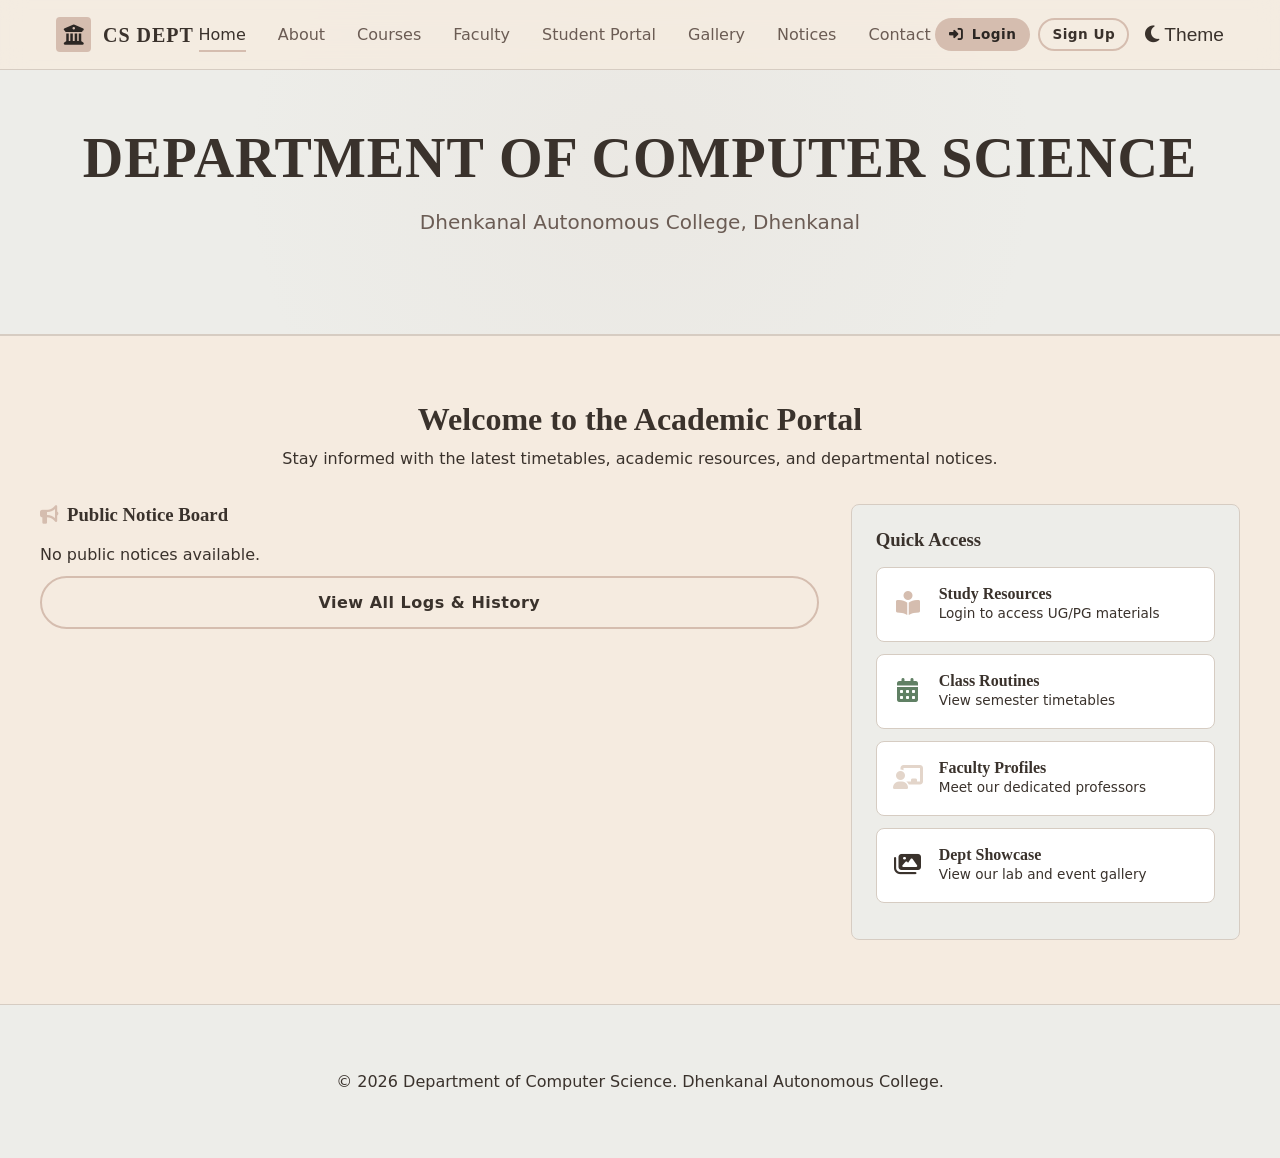
<file: index.html>
<!DOCTYPE html>
<html lang="en">
<head>
  <meta charset="UTF-8">
  <meta name="viewport" content="width=device-width, initial-scale=1.0, maximum-scale=1.0, user-scalable=no">
  <title>CS Dept - Dhenkanal Autonomous College</title>
  
  <link rel="stylesheet" href="https://cdnjs.cloudflare.com/ajax/libs/font-awesome/6.4.0/css/all.min.css">
  <link rel="stylesheet" href="css/styles.css">
  
  <style>
    .hero-academic {
      position: relative;
      background-color: var(--bg-secondary);
      padding: 8rem 1rem 6rem;
      text-align: center;
      border-bottom: 2px solid var(--border-color);
      overflow: hidden;
    }
    .hero-academic::before {
      content: ''; position: absolute; top:0; left:0; width:100%; height:100%;
      background: radial-gradient(circle at center, rgba(213, 189, 175, 0.1) 0%, transparent 60%);
      pointer-events: none;
    }

    .dashboard-layout {
      display: grid;
      grid-template-columns: 2fr 1fr;
      gap: 2rem;
      align-items: start;
    }

    .notice-card {
      background: var(--card-bg);
      border-left: 5px solid var(--secondary);
      padding: 1.5rem;
      border-radius: var(--br-md);
      box-shadow: 0 4px 15px rgba(0,0,0,0.02);
      margin-bottom: 1rem;
      transition: all 0.3s cubic-bezier(0.165, 0.84, 0.44, 1);
    }
    .notice-card:hover { transform: translateX(5px); box-shadow: 0 8px 25px rgba(0,0,0,0.06); }

    .quick-links-card {
      background: var(--bg-secondary);
      padding: 1.5rem;
      border-radius: var(--br-md);
      border: 1px solid var(--border-color);
    }

    .quick-link-item {
      display: flex;
      align-items: center;
      gap: 1rem;
      padding: 1rem;
      background: var(--card-bg);
      margin-bottom: 0.75rem;
      border-radius: var(--br-md);
      transition: all 0.3s cubic-bezier(0.165, 0.84, 0.44, 1);
      border: 1px solid var(--border-color);
    }
    
    .quick-link-item:hover {
      transform: translateX(5px) scale(1.02);
      box-shadow: 0 6px 15px rgba(0,0,0,0.05);
      border-color: var(--secondary);
    }

    @media (max-width: 900px) {
      .dashboard-layout { grid-template-columns: 1fr; }
    }
  </style>
</head>
<body>

  <!-- Navigation -->
  <nav class="navbar">
    <div class="container nav-container">
      <div class="nav-logo">
        <div style="width: 35px; height: 35px; background-color: var(--secondary); border-radius: 4px; display:flex; align-items:center; justify-content:center; color:#2b2623;">
          <i class="fas fa-university"></i>
        </div>
        <span style="letter-spacing: 1px;">CS DEPT</span>
      </div>
      
      <ul class="nav-links" id="navLinks">
        <li><a href="index.html" class="nav-link active">Home</a></li>
        <li><a href="about.html" class="nav-link">About</a></li>
        <li><a href="courses.html" class="nav-link">Courses</a></li>
        <li><a href="faculty.html" class="nav-link">Faculty</a></li>
        <li><a href="students.html" class="nav-link">Student Portal</a></li>
        <li><a href="gallery.html" class="nav-link">Gallery</a></li>
        <li><a href="notices.html" class="nav-link">Notices</a></li>
        <li><a href="contact.html" class="nav-link">Contact</a></li>
        
        <li class="nav-actions mobile-only">
           <div id="authContainerMobile"></div>
           <button class="theme-toggle" id="themeToggleMobile"><i class="fas fa-moon"></i> Theme</button>
        </li>
      </ul>

      <div class="nav-actions desktop-only">
        <div id="authContainerDesktop"></div>
        <button class="theme-toggle" id="themeToggle"><i class="fas fa-moon"></i></button>
      </div>

      <button class="mobile-menu-btn" id="mobileMenuBtn">
        <i class="fas fa-bars"></i>
      </button>
    </div>
  </nav>

  <header class="hero-academic">
    <div class="container animate-on-scroll">
      <h1 class="dept-title">DEPARTMENT OF COMPUTER SCIENCE</h1>
      <p class="college-subtitle">Dhenkanal Autonomous College, Dhenkanal</p>
    </div>
  </header>

  <main class="section container">
    <div class="text-center mb-lg animate-on-scroll">
      <h2 style="font-size:2rem; margin-bottom:0.5rem;">Welcome to the Academic Portal</h2>
      <p class="text-muted">Stay informed with the latest timetables, academic resources, and departmental notices.</p>
    </div>

    <div class="dashboard-layout mt-lg">
      
      <!-- Public Notice Board -->
      <div class="animate-on-scroll stagger-1">
        <h3 class="mb-md" style="display:flex; align-items:center; gap:0.5rem;"><i class="fas fa-bullhorn" style="color:var(--secondary);"></i> Public Notice Board</h3>
        <div id="publicNotices"></div>
        <a href="notices.html" class="btn btn-outline" style="width:100%; margin-top:0.5rem;">View All Logs & History</a>
      </div>

      <!-- Quick Links -->
      <div class="animate-on-scroll stagger-2">
        <div class="quick-links-card">
          <h3 class="mb-md">Quick Access</h3>
          
          <a href="students.html" class="quick-link-item">
            <div style="font-size:1.5rem; color:var(--secondary); width:30px; text-align:center;"><i class="fas fa-book-reader"></i></div>
            <div>
              <h4 style="margin:0;">Study Resources</h4>
              <p class="text-muted" style="font-size:0.85rem;">Login to access UG/PG materials</p>
            </div>
          </a>
          
          <a href="students.html#timetables" class="quick-link-item">
            <div style="font-size:1.5rem; color:var(--success); width:30px; text-align:center;"><i class="fas fa-calendar-alt"></i></div>
            <div>
              <h4 style="margin:0;">Class Routines</h4>
              <p class="text-muted" style="font-size:0.85rem;">View semester timetables</p>
            </div>
          </a>
          
          <a href="faculty.html" class="quick-link-item">
            <div style="font-size:1.5rem; color:var(--accent); width:30px; text-align:center;"><i class="fas fa-chalkboard-teacher"></i></div>
            <div>
              <h4 style="margin:0;">Faculty Profiles</h4>
              <p class="text-muted" style="font-size:0.85rem;">Meet our dedicated professors</p>
            </div>
          </a>

          <a href="gallery.html" class="quick-link-item">
            <div style="font-size:1.5rem; color:var(--text-main); width:30px; text-align:center;"><i class="fas fa-images"></i></div>
            <div>
              <h4 style="margin:0;">Dept Showcase</h4>
              <p class="text-muted" style="font-size:0.85rem;">View our lab and event gallery</p>
            </div>
          </a>
        </div>
      </div>

    </div>
  </main>

  <footer class="text-center section" style="background:var(--bg-secondary); border-top:1px solid var(--border-color);">
    <p class="text-muted">&copy; 2026 Department of Computer Science. Dhenkanal Autonomous College.</p>
  </footer>

  <script src="js/data.js"></script>
  <script src="js/main.js"></script>
  <script>
    document.addEventListener('DOMContentLoaded', () => {
      const allNotices = DB.getNotices() || [];
      const publicNotices = allNotices.filter(n => n.audience === 'All' || n.audience === 'Public');
      const sorted = publicNotices.sort((a,b) => new Date(b.date) - new Date(a.date)).slice(0, 4);
      
      const container = document.getElementById('publicNotices');
      
      if(sorted.length > 0) {
        let html = '';
        sorted.forEach((n, i) => {
          html += `
            <div class="notice-card generate-anim" style="animation: fadeInUp 0.6s ease forwards; animation-delay: ${i * 0.15}s; opacity:0;">
              <span class="badge" style="background:var(--accent); color:var(--text-main); margin-bottom:0.5rem; display:inline-block;">${n.date}</span>
              <h4 style="margin-bottom:0.5rem; color:var(--text-main);">${n.title}</h4>
              <p class="text-muted" style="font-size:0.95rem;">${n.content}</p>
            </div>
          `;
        });
        container.innerHTML = html;
      } else {
        container.innerHTML = '<p class="text-muted">No public notices available.</p>';
      }
    });
  </script>
</body>
</html>
</file>
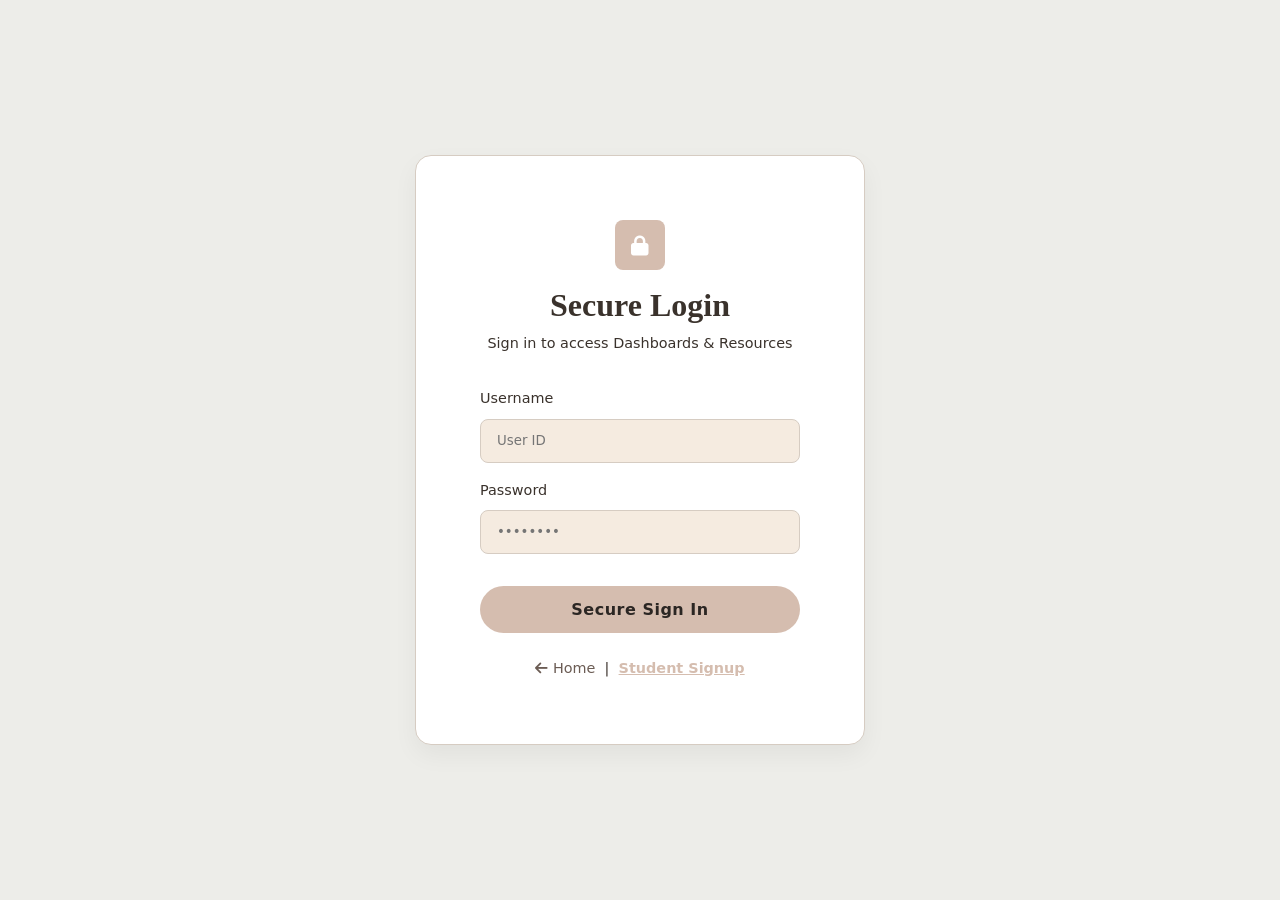
<file: admin.html>
<!DOCTYPE html>
<html lang="en">
<head>
  <meta charset="UTF-8">
  <meta name="viewport" content="width=device-width, initial-scale=1.0">
  <title>Admin Dashboard - CS Dept DAC</title>
  
  <link rel="stylesheet" href="https://cdnjs.cloudflare.com/ajax/libs/font-awesome/6.4.0/css/all.min.css">
  <link rel="stylesheet" href="css/styles.css">
  
  <style>
    .admin-layout {
      display: flex;
      min-height: 100vh;
      background-color: var(--bg-secondary);
    }
    
    .admin-sidebar {
      width: 280px;
      background-color: var(--card-bg);
      border-right: 1px solid var(--border-color);
      display: flex;
      flex-direction: column;
      flex-shrink: 0;
    }
    
    .admin-sidebar-header {
      padding: 1.5rem;
      border-bottom: 1px solid var(--border-color);
      display: flex;
      align-items: center;
      gap: 1rem;
    }
    
    .admin-nav {
      padding: 1rem 0;
      flex: 1;
      overflow-y: auto;
    }
    
    .admin-nav li a {
      display: flex;
      align-items: center;
      padding: 1rem 1.5rem;
      color: var(--text-muted);
      font-weight: 500;
      gap: 1rem;
      border-left: 4px solid transparent;
      transition: all 0.2s;
    }
    
    .admin-nav li a:hover, .admin-nav li a.active {
      background-color: var(--bg-secondary);
      border-left-color: var(--secondary);
      color: var(--text-main);
    }
    
    .admin-main {
      flex: 1;
      padding: 2rem;
      overflow-y: auto;
    }
    
    .admin-topbar {
      display: flex;
      justify-content: space-between;
      align-items: center;
      margin-bottom: 2rem;
      padding-bottom: 1rem;
      border-bottom: 1px solid var(--border-color);
    }
    
    .table-responsive {
      overflow-x: auto;
      background: var(--card-bg);
      border-radius: var(--br-md);
      box-shadow: 0 2px 5px rgba(0,0,0,0.02);
      border: 1px solid var(--border-color);
    }
    
    .actions button {
      background: none; border: none; cursor: pointer;
      font-size: 1.1rem; margin-right: 0.5rem; transition: color 0.2s;
    }
    .actions .edit { color: var(--secondary); }
    .actions .delete { color: var(--danger); }
    .actions .approve { color: var(--success); }
    
    /* Admins only stuff */
    .admin-only-item { display: none; }
    body[data-role="admin"] .admin-only-item { display: flex; /* or table-row depending on element, handled in JS */ }

    @media (max-width: 768px) {
      .admin-layout { flex-direction: column; }
      .admin-sidebar { width: 100%; height: auto; border-right: none; border-bottom: 1px solid var(--border-color); }
      .admin-nav { display: flex; overflow-x: auto; padding: 0.5rem; }
      .admin-nav li a { padding: 0.75rem 1rem; border-left: none; border-bottom: 3px solid transparent; }
      .admin-nav li a.active { border-left-color: transparent; border-bottom-color: var(--secondary); }
    }
  </style>
</head>
<body data-theme="light">

  <div class="admin-layout">
    
    <aside class="admin-sidebar">
      <div class="admin-sidebar-header">
        <div style="width: 40px; height: 40px; background-color: var(--secondary); border-radius: 4px; display:flex; align-items:center; justify-content:center; color:#2b2623;">
          <i class="fas fa-layer-group"></i>
        </div>
        <div>
          <h2 style="font-size:1.1rem; margin:0;">CMS Portal</h2>
          <span id="roleBadge" class="badge badge-teacher" style="font-size:0.7rem;">TEACHER</span>
        </div>
      </div>
      
      <ul class="admin-nav" id="adminSidebarLinks">
        <li><a href="#" class="active" onclick="showSection('noticesSection', this)"><i class="fas fa-bullhorn"></i> Notices</a></li>
        <li><a href="#" onclick="showSection('resourcesSection', this)"><i class="fas fa-book"></i> Study Resources</a></li>
        <li><a href="#" onclick="showSection('timetablesSection', this)"><i class="fas fa-calendar-alt"></i> Timetables</a></li>
        
        <!-- Admin Only Roots -->
        <li class="admin-only-item-nav"><a href="#" onclick="showSection('facultySection', this)"><i class="fas fa-chalkboard-teacher"></i> Faculty Mgmt</a></li>
        <li class="admin-only-item-nav"><a href="#" onclick="showSection('gallerySection', this)"><i class="fas fa-images"></i> Gallery Mgmt</a></li>
        <li class="admin-only-item-nav"><a href="#" onclick="showSection('approvalsSection', this)"><i class="fas fa-user-check"></i> Student Approvals</a></li>
        <li class="head-teacher-nav admin-only-item-nav"><a href="#" onclick="showSection('staffMgmtSection', this)"><i class="fas fa-users-cog"></i> Staff Accounts</a></li>
      </ul>
      
      <div style="padding:1.5rem; border-top: 1px solid var(--border-color);">
        <a href="index.html" class="btn btn-outline" style="width:100%; margin-bottom:0.5rem;">View Site</a>
        <button onclick="logout()" class="btn btn-primary" style="width:100%;">Logout</button>
      </div>
    </aside>

    <main class="admin-main">
      
      <div class="admin-topbar">
        <div>
          <h1 id="pageTitle" style="font-size:1.5rem;">Dashboard Overview</h1>
          <p class="text-muted" id="pageSubtitle">Manage departmental data</p>
        </div>
        <div style="display:flex; align-items:center; gap: 0.5rem; font-weight:600;">
           <span><i class="fas fa-user"></i> <span id="adminName">Loading...</span></span>
           <button class="btn btn-outline" style="padding:0.25rem 0.5rem;" onclick="openChangePasswordModal()" title="Change Password"><i class="fas fa-key"></i></button>
        </div>
      </div>
      
      <!-- ================= NOTICES ================= -->
      <div id="noticesSection" class="admin-section">
        <div style="display:flex; justify-content:space-between; align-items:center; margin-bottom:1rem;">
          <h2 style="font-size:1.25rem;">Live Notice Updates</h2>
          <button class="btn btn-primary" onclick="toggleForm('noticeFormContainer', 'Add Notice')"><i class="fas fa-plus"></i> Add Notice</button>
        </div>
        
        <div id="noticeFormContainer" class="card-earthy hidden mb-lg">
          <h3 id="noticeFormTitle" class="mb-md">Add Notice</h3>
          <form id="noticeForm">
            <input type="hidden" id="n_id">
            <div class="form-control mb-sm"><label>Title</label><input type="text" id="n_title" class="form-control" required></div>
            <div class="form-control mb-sm"><label>Date</label><input type="date" id="n_date" class="form-control" required></div>
            <div class="form-control mb-sm">
              <label>Target Audience</label>
              <select id="n_audience" class="form-control" required>
                <option value="All">All / Public</option>
                <option value="Teachers">Teachers Only</option>
                <option value="UG 1">UG Year 1</option>
                <option value="UG 2">UG Year 2</option>
                <option value="UG 3">UG Year 3</option>
                <option value="PG 1">PG Year 1</option>
                <option value="PG 2">PG Year 2</option>
              </select>
            </div>
            <div class="form-control mb-sm"><label>Content</label><textarea id="n_content" rows="3" class="form-control" required></textarea></div>
            <div class="mt-md">
              <button type="submit" class="btn btn-primary">Save Notice</button>
              <button type="button" class="btn btn-outline" onclick="toggleForm('noticeFormContainer')">Cancel</button>
            </div>
          </form>
        </div>

        <div class="table-responsive">
          <table class="admin-table">
            <thead><tr><th>Date</th><th>Title</th><th>Audience</th><th>Actions</th></tr></thead>
            <tbody id="noticesTableBody"></tbody>
          </table>
        </div>
      </div>

      <!-- ================= RESOURCES ================= -->
      <div id="resourcesSection" class="admin-section hidden">
        <div style="display:flex; justify-content:space-between; align-items:center; margin-bottom:1rem;">
          <h2 style="font-size:1.25rem;">Study Resources</h2>
          <button class="btn btn-primary" onclick="toggleForm('resourceFormContainer', 'Upload Resource')"><i class="fas fa-upload"></i> Upload Resource</button>
        </div>

        <div id="resourceFormContainer" class="card-earthy hidden mb-lg">
          <h3 id="resourceFormTitle" class="mb-md">Upload Resource</h3>
          <form id="resourceForm">
            <input type="hidden" id="r_id">
            <div class="form-control mb-sm"><label>Resource Title</label><input type="text" id="r_title" class="form-control" required></div>
            <div class="form-control mb-sm">
              <label>Type</label>
              <select id="r_type" class="form-control" required>
                <option value="PDF">PDF</option><option value="Doc">Document</option>
                <option value="Video">Video Link</option><option value="Code">Code Repository</option>
              </select>
            </div>
            <div class="form-control mb-sm"><label>Link (URL)</label><input type="url" id="r_link" class="form-control" required></div>
            <div class="form-control mb-sm">
              <label>Target Class</label>
              <select id="r_audience" class="form-control" required>
                <option value="UG 1">UG Year 1</option>
                <option value="UG 2">UG Year 2</option>
                <option value="UG 3">UG Year 3</option>
                <option value="PG 1">PG Year 1</option>
                <option value="PG 2">PG Year 2</option>
              </select>
            </div>
            <div class="mt-md">
              <button type="submit" class="btn btn-primary">Save Resource</button>
              <button type="button" class="btn btn-outline" onclick="toggleForm('resourceFormContainer')">Cancel</button>
            </div>
          </form>
        </div>

        <div class="table-responsive">
          <table class="admin-table">
            <thead><tr><th>Title</th><th>Type</th><th>Target Class</th><th>Uploader</th><th>Actions</th></tr></thead>
            <tbody id="resourcesTableBody"></tbody>
          </table>
        </div>
      </div>

      <!-- ================= TIMETABLES (Admin Only) ================= -->
      <div id="timetablesSection" class="admin-section hidden">
        <div style="display:flex; justify-content:space-between; align-items:center; margin-bottom:1rem;">
          <h2 style="font-size:1.25rem;">Timetables & Routines</h2>
          <button class="btn btn-primary admin-only-item" onclick="toggleForm('timetableFormContainer', 'Add Timetable')"><i class="fas fa-plus"></i> Add Timetable</button>
        </div>
        
        <div id="timetableFormContainer" class="card-earthy hidden mb-lg">
          <form id="timetableForm">
            <input type="hidden" id="t_id">
            <div class="form-control mb-sm"><label>Title</label><input type="text" id="t_title" class="form-control" required></div>
            <div class="form-control mb-sm"><label>Image URL</label><input type="url" id="t_link" class="form-control" required></div>
            <div class="form-control mb-sm">
              <label>Target Audience</label>
              <select id="t_audience" class="form-control" required>
                <option value="UG 1">UG Year 1</option>
                <option value="UG 2">UG Year 2</option>
                <option value="UG 3">UG Year 3</option>
                <option value="PG 1">PG Year 1</option>
                <option value="PG 2">PG Year 2</option>
              </select>
            </div>
            <div class="mt-md">
              <button type="submit" class="btn btn-primary">Save</button>
              <button type="button" class="btn btn-outline" onclick="toggleForm('timetableFormContainer')">Cancel</button>
            </div>
          </form>
        </div>

        <div class="table-responsive">
          <table class="admin-table">
            <thead><tr><th>Title</th><th>Audience</th><th>Link</th><th>Actions</th></tr></thead>
            <tbody id="timetablesTableBody"></tbody>
          </table>
        </div>
      </div>
      
      <!-- ================= STUDENT APPROVALS (Admin Only) ================= -->
      <div id="approvalsSection" class="admin-section hidden">
        <h2 style="font-size:1.25rem; margin-bottom:1rem;">Pending Student Accounts</h2>
        <div class="table-responsive">
          <table class="admin-table">
            <thead><tr><th>Name</th><th>Username</th><th>Course & Year</th><th>Status</th><th>Actions</th></tr></thead>
            <tbody id="approvalsTableBody"></tbody>
          </table>
        </div>
      </div>

      <!-- ================= FACULTY (Admin Only) ================= -->
      <div id="facultySection" class="admin-section hidden">
        <div style="display:flex; justify-content:space-between; align-items:center; margin-bottom:1rem;">
          <h2 style="font-size:1.25rem;">Faculty Directory</h2>
          <button class="btn btn-primary" onclick="toggleForm('facultyFormContainer', 'Add Faculty')"><i class="fas fa-plus"></i> Add Faculty</button>
        </div>
        
        <div id="facultyFormContainer" class="card-earthy hidden mb-lg">
           <form id="facultyForm">
            <input type="hidden" id="f_id">
            <div class="form-control mb-sm"><label>Name</label><input type="text" id="f_name" class="form-control" required></div>
            <div class="form-control mb-sm"><label>Designation</label><input type="text" id="f_desig" class="form-control" required></div>
            <div class="form-control mb-sm"><label>Specialization</label><input type="text" id="f_spec" class="form-control" required></div>
            <div class="form-control mb-sm"><label>Profile Image URL</label><input type="url" id="f_img" class="form-control" required></div>
            <div class="mt-md">
              <button type="submit" class="btn btn-primary">Save</button>
              <button type="button" class="btn btn-outline" onclick="toggleForm('facultyFormContainer')">Cancel</button>
            </div>
          </form>
        </div>

        <div class="table-responsive">
          <table class="admin-table">
            <thead><tr><th>Name</th><th>Designation</th><th>Specialization</th><th>Actions</th></tr></thead>
            <tbody id="facultyTableBody"></tbody>
          </table>
        </div>
      </div>

      <!-- ================= GALLERY (Admin Only) ================= -->
      <div id="gallerySection" class="admin-section hidden">
        <div style="display:flex; justify-content:space-between; align-items:center; margin-bottom:1rem;">
          <h2 style="font-size:1.25rem;">Department Gallery</h2>
          <button class="btn btn-primary" onclick="toggleForm('galleryFormContainer', 'Upload Photo')"><i class="fas fa-upload"></i> Upload Photo</button>
        </div>
        
        <div id="galleryFormContainer" class="card-earthy hidden mb-lg">
           <form id="galleryForm">
            <input type="hidden" id="g_id">
            <div class="form-control mb-sm"><label>Photo Title</label><input type="text" id="g_title" class="form-control" required></div>
            <div class="form-control mb-sm"><label>Photo Image URL</label><input type="url" id="g_url" class="form-control" required></div>
            <div class="mt-md">
              <button type="submit" class="btn btn-primary">Save</button>
              <button type="button" class="btn btn-outline" onclick="toggleForm('galleryFormContainer')">Cancel</button>
            </div>
          </form>
        </div>

        <div class="table-responsive">
          <table class="admin-table">
            <thead><tr><th>Preview</th><th>Title</th><th>Actions</th></tr></thead>
            <tbody id="galleryTableBody"></tbody>
          </table>
        </div>
      </div>

      <!-- ================= STAFF MANAGEMENT (TEACHERS AND ABOVE) ================= -->
      <div id="staffMgmtSection" class="admin-section hidden">
        <div style="display:flex; justify-content:space-between; align-items:center; margin-bottom:1rem;">
          <h2 style="font-size:1.25rem;">Staff Accounts</h2>
          <button class="btn btn-primary" onclick="toggleForm('staffFormContainer', 'Add Staff Account')"><i class="fas fa-user-plus"></i> Add Staff</button>
        </div>

        <div id="staffFormContainer" class="card-earthy hidden mb-lg">
          <h3 id="staffFormTitle" class="mb-md">Add Staff Account</h3>
          <form id="staffForm">
            <input type="hidden" id="staff_og_username">
            <div class="form-control mb-sm"><label>Full Name</label><input type="text" id="staff_name" class="form-control" required></div>
            <div class="form-control mb-sm"><label>Username</label><input type="text" id="staff_username" class="form-control" required></div>
            <div class="form-control mb-sm"><label>Password</label><input type="password" id="staff_password" class="form-control" required></div>
            <div class="form-control mb-sm">
              <label>Role</label>
              <select id="staff_role" class="form-control" required>
                <option value="teacher">Teacher</option>
                <option value="head_teacher">Head Teacher</option>
              </select>
            </div>
            <div class="mt-md">
              <button type="submit" class="btn btn-primary">Save Account</button>
              <button type="button" class="btn btn-outline" onclick="toggleForm('staffFormContainer')">Cancel</button>
            </div>
          </form>
        </div>

        <div class="table-responsive">
          <table class="admin-table">
            <thead><tr><th>Name</th><th>Username</th><th>Role</th><th>Actions</th></tr></thead>
            <tbody id="staffTableBody"></tbody>
          </table>
        </div>
      </div>

    </main>
  </div>

  <script src="js/data.js"></script>
  <script src="js/main.js"></script>
  <script src="js/admin.js"></script>
</body>
</html>
</file>
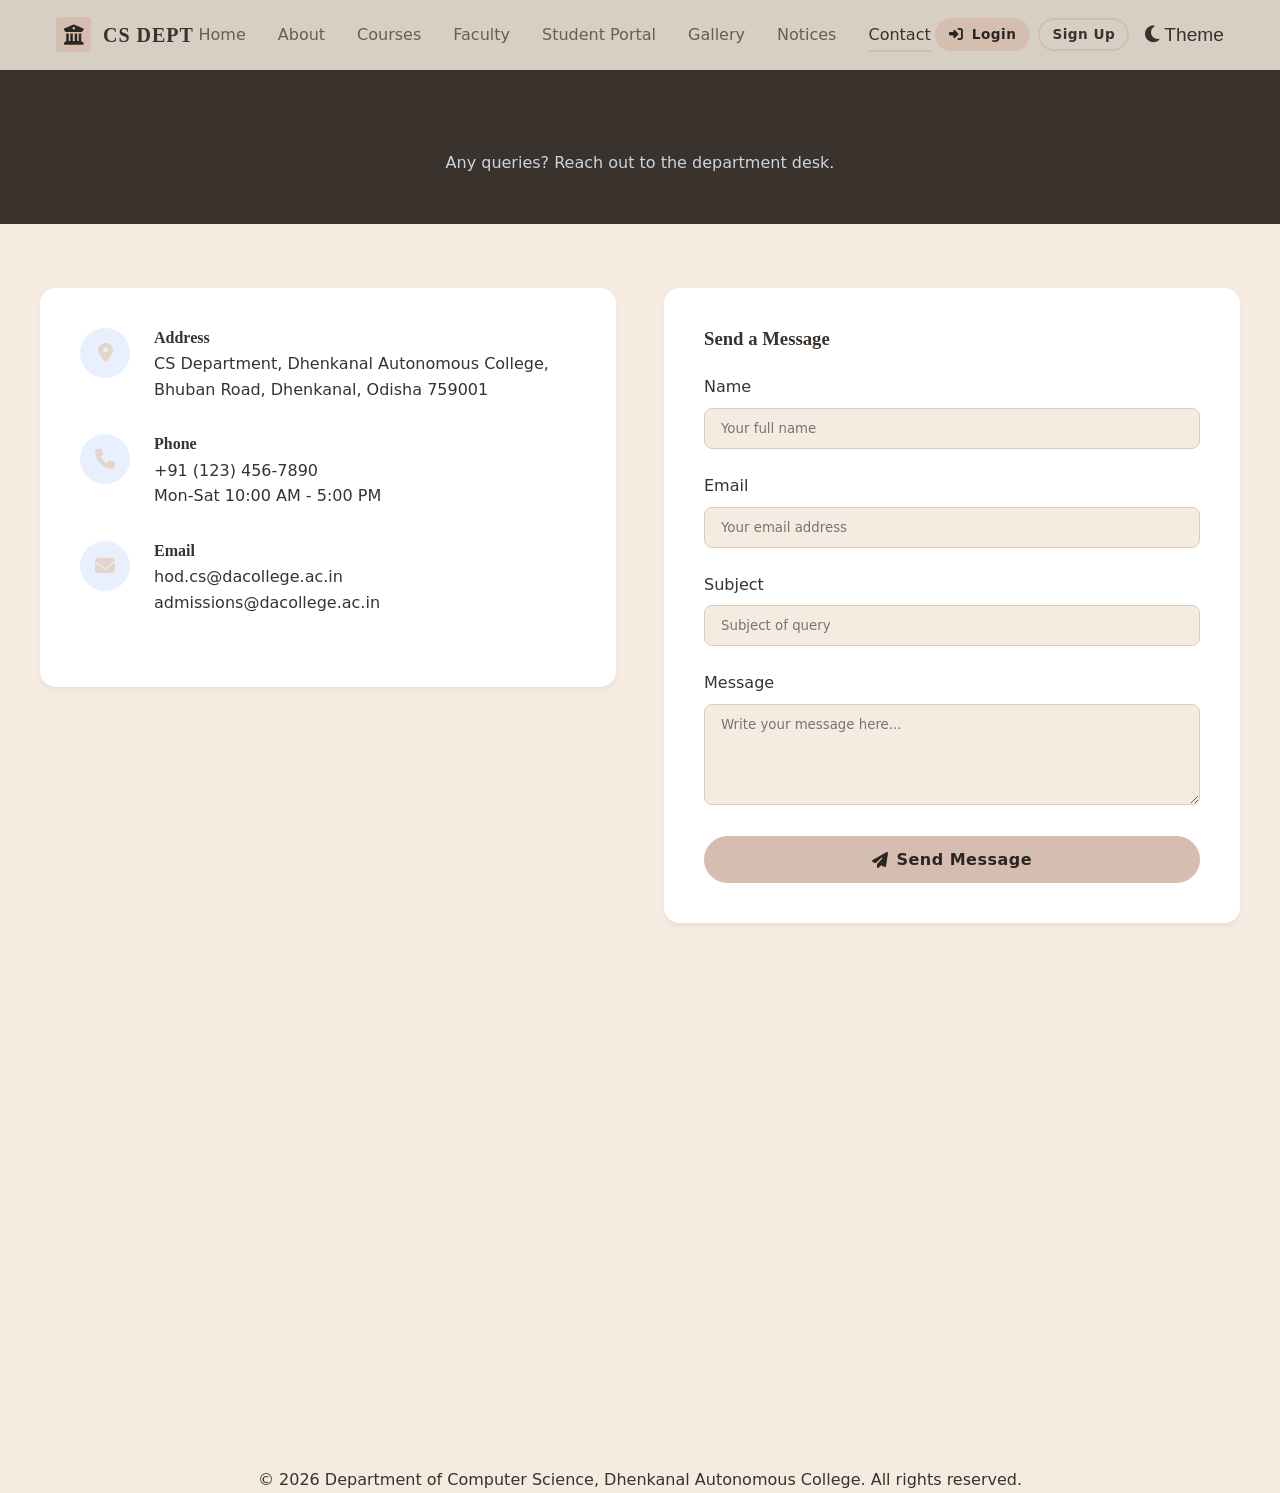
<file: contact.html>
<!DOCTYPE html>
<html lang="en">
<head>
  <meta charset="UTF-8">
  <meta name="viewport" content="width=device-width, initial-scale=1.0">
  <title>Contact Us - CS Dept DAC</title>
  <link rel="stylesheet" href="https://cdnjs.cloudflare.com/ajax/libs/font-awesome/6.4.0/css/all.min.css">
  <link rel="stylesheet" href="css/styles.css">
  <style>
    .page-header {
      background-color: var(--primary);
      padding: 6rem 0 3rem;
      text-align: center;
      color: white;
    }
    
    .contact-grid {
      display: grid;
      grid-template-columns: 1fr 1fr;
      gap: 3rem;
    }
    
    .contact-info-card {
      background-color: var(--card-bg);
      padding: 2.5rem;
      border-radius: var(--br-lg);
      box-shadow: 0 4px 6px -1px rgba(0,0,0,0.05);
      margin-bottom: 2rem;
    }
    
    .contact-item {
      display: flex;
      gap: 1.5rem;
      margin-bottom: 2rem;
      align-items: flex-start;
    }
    
    .icon-box {
      width: 50px;
      height: 50px;
      background-color: rgba(37, 99, 235, 0.1);
      color: var(--accent);
      border-radius: 50%;
      display: flex;
      align-items: center;
      justify-content: center;
      font-size: 1.25rem;
      flex-shrink: 0;
    }
    
    .contact-text h4 {
      margin-bottom: 0.25rem;
      color: var(--text-main);
    }
    
    .contact-form {
      background-color: var(--card-bg);
      padding: 2.5rem;
      border-radius: var(--br-lg);
      box-shadow: 0 4px 6px -1px rgba(0,0,0,0.05);
    }
    
    .form-group {
      margin-bottom: 1.5rem;
    }
    
    .form-group label {
      display: block;
      margin-bottom: 0.5rem;
      font-weight: 500;
      color: var(--text-main);
    }
    
    .form-control {
      width: 100%;
      padding: 0.75rem 1rem;
      border: 1px solid var(--border-color);
      border-radius: var(--br-md);
      background-color: var(--bg-color);
      color: var(--text-main);
      font-family: inherit;
    }
    
    .form-control:focus {
      outline: none;
      border-color: var(--accent);
      box-shadow: 0 0 0 3px rgba(37, 99, 235, 0.2);
    }
    
    .map-container {
      width: 100%;
      height: 400px;
      border-radius: var(--br-lg);
      overflow: hidden;
      margin-top: 3rem;
    }
    
    @media (max-width: 768px) {
      .contact-grid { grid-template-columns: 1fr; }
    }
  </style>
</head>
<body>

  <!-- Navbar -->
  <nav class="navbar">
    <div class="container nav-container">
      <div class="nav-logo">
        <div style="width: 35px; height: 35px; background-color: var(--secondary); border-radius: 4px; display:flex; align-items:center; justify-content:center; color:#2b2623;">
          <i class="fas fa-university"></i>
        </div>
        <span style="letter-spacing: 1px;">CS DEPT</span>
      </div>
      
      <ul class="nav-links" id="navLinks">
        <li><a href="index.html" class="nav-link">Home</a></li>
        <li><a href="about.html" class="nav-link">About</a></li>
        <li><a href="courses.html" class="nav-link">Courses</a></li>
        <li><a href="faculty.html" class="nav-link">Faculty</a></li>
        <li><a href="students.html" class="nav-link">Student Portal</a></li>
        <li><a href="gallery.html" class="nav-link">Gallery</a></li>
        <li><a href="notices.html" class="nav-link">Notices</a></li>
        <li><a href="contact.html" class="nav-link active">Contact</a></li>
        
        <li class="nav-actions mobile-only">
           <div id="authContainerMobile"></div>
           <button class="theme-toggle" id="themeToggleMobile"><i class="fas fa-moon"></i> Theme</button>
        </li>
      </ul>

      <div class="nav-actions desktop-only">
        <div id="authContainerDesktop"></div>
        <button class="theme-toggle" id="themeToggle"><i class="fas fa-moon"></i></button>
      </div>

      <button class="mobile-menu-btn" id="mobileMenuBtn">
        <i class="fas fa-bars"></i>
      </button>
    </div>
  </nav>

  <header class="page-header">
    <div class="container">
      <h1 class="animate-on-scroll">Get In Touch</h1>
      <p class="text-muted mt-md animate-on-scroll" style="color:#cbd5e1;">Any queries? Reach out to the department desk.</p>
    </div>
  </header>

  <main class="section container">
    <div class="contact-grid">
      
      <!-- Info Left -->
      <div class="animate-on-scroll">
        <div class="contact-info-card">
          <div class="contact-item">
            <div class="icon-box"><i class="fas fa-map-marker-alt"></i></div>
            <div class="contact-text">
              <h4>Address</h4>
              <p class="text-muted">CS Department, Dhenkanal Autonomous College, Bhuban Road, Dhenkanal, Odisha 759001</p>
            </div>
          </div>
          
          <div class="contact-item">
            <div class="icon-box"><i class="fas fa-phone"></i></div>
            <div class="contact-text">
              <h4>Phone</h4>
              <p class="text-muted">+91 (123) 456-7890<br> Mon-Sat 10:00 AM - 5:00 PM</p>
            </div>
          </div>
          
          <div class="contact-item">
            <div class="icon-box"><i class="fas fa-envelope"></i></div>
            <div class="contact-text">
              <h4>Email</h4>
              <p class="text-muted">hod.cs@dacollege.ac.in<br> admissions@dacollege.ac.in</p>
            </div>
          </div>
        </div>
      </div>
      
      <!-- Form Right -->
      <div class="contact-form animate-on-scroll" style="transition-delay: 0.2s;">
        <h3 style="margin-bottom: 1.5rem;">Send a Message</h3>
        <form onsubmit="event.preventDefault(); alert('Message feature simulated. This is a frontend demo!');">
          <div class="form-group">
            <label>Name</label>
            <input type="text" class="form-control" required placeholder="Your full name">
          </div>
          <div class="form-group">
            <label>Email</label>
            <input type="email" class="form-control" required placeholder="Your email address">
          </div>
          <div class="form-group">
            <label>Subject</label>
            <input type="text" class="form-control" required placeholder="Subject of query">
          </div>
          <div class="form-group">
            <label>Message</label>
            <textarea class="form-control" rows="5" required placeholder="Write your message here..."></textarea>
          </div>
          <button type="submit" class="btn btn-primary" style="width:100%;"><i class="fas fa-paper-plane"></i> Send Message</button>
        </form>
      </div>
      
    </div>

    <!-- Map -->
    <!-- Dummy map iframe for Dhenkanal Autonomous College roughly -->
    <div class="map-container animate-on-scroll">
      <iframe src="https://www.google.com/maps/embed?pb=!1m18!1m12!1m3!1d14949.721471360814!2d85.58913985!3d20.66597145!2m3!1f0!2f0!3f0!3m2!1i1024!2i768!4f13.1!3m3!1m2!1s0x3a1908d17afbfdb9%3A0xcfab29b719323c9!2sDhenkanal%20Autonomous%20College!5e0!3m2!1sen!2sin!4v1619623091171!5m2!1sen!2sin" width="100%" height="100%" style="border:0;" allowfullscreen="" loading="lazy"></iframe>
    </div>
  </main>

  <!-- Footer placeholder to be uniform, ideally handled via a templating engine but duplicated for this raw stack -->
  <footer class="footer mt-lg">
    <div class="container" style="text-align:center;">
       <p>&copy; 2026 Department of Computer Science, Dhenkanal Autonomous College. All rights reserved.</p>
    </div>
  </footer>

  <script src="js/data.js"></script>
  <script src="js/main.js"></script>
  <script>
    const mobileToggle = document.getElementById('themeToggleMobile');
    if (mobileToggle) {
        mobileToggle.addEventListener('click', () => {
          const themeToggle = document.getElementById('themeToggle');
          if(themeToggle) themeToggle.click();
        });
    }
  </script>
</body>
</html>
</file>
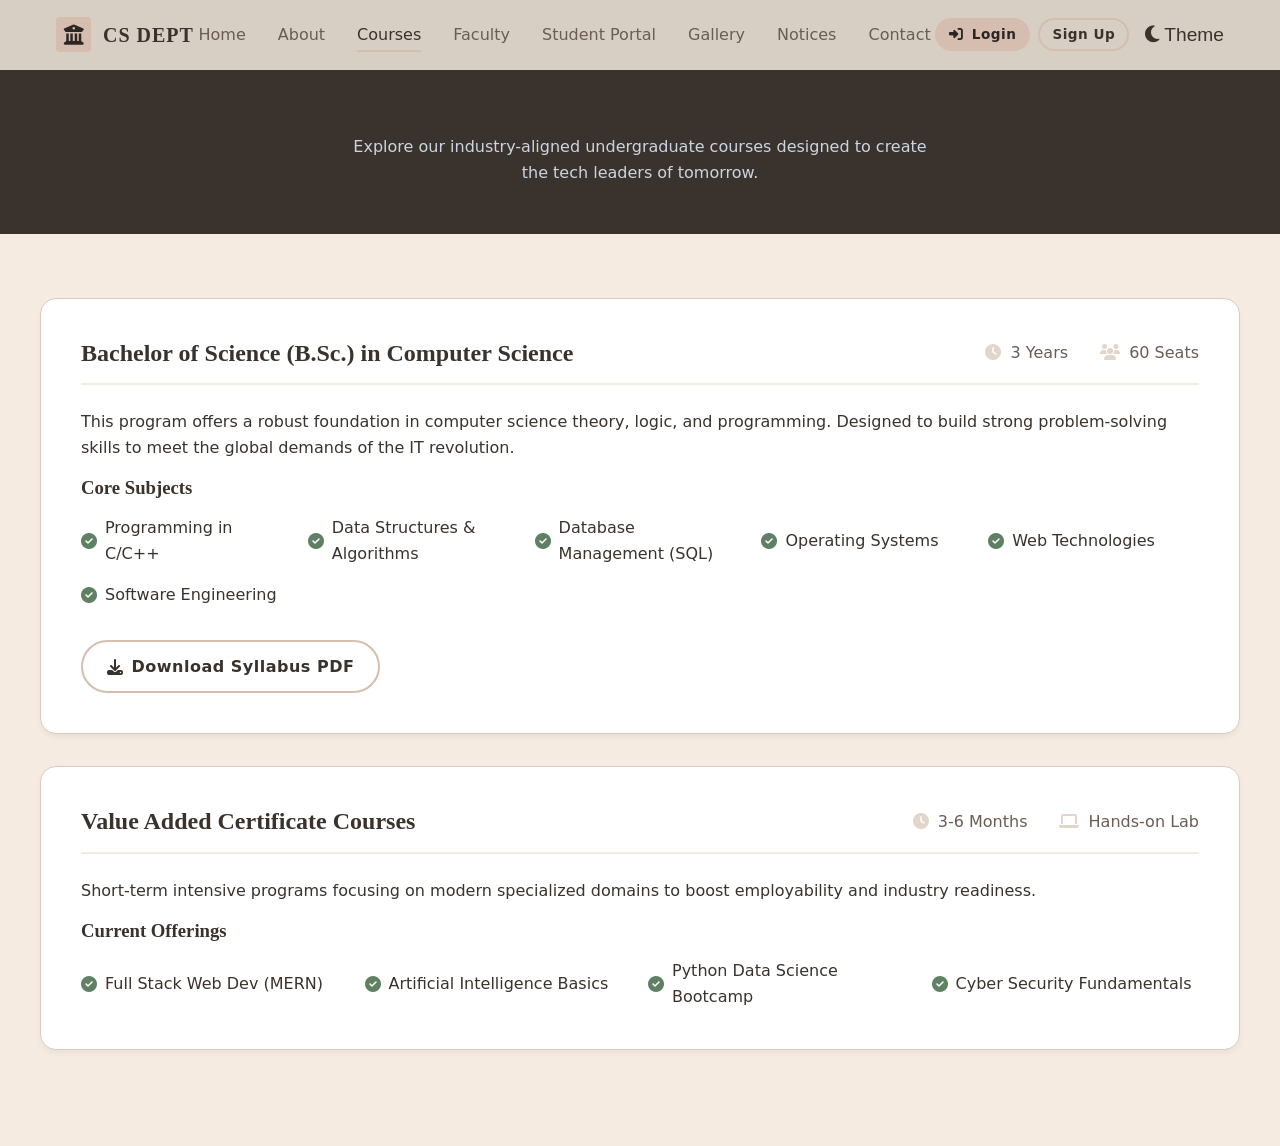
<file: courses.html>
<!DOCTYPE html>
<html lang="en">
<head>
  <meta charset="UTF-8">
  <meta name="viewport" content="width=device-width, initial-scale=1.0">
  <title>Courses - CS Dept DAC</title>
  <link rel="stylesheet" href="https://cdnjs.cloudflare.com/ajax/libs/font-awesome/6.4.0/css/all.min.css">
  <link rel="stylesheet" href="css/styles.css">
  <style>
    .page-header {
      background-color: var(--primary);
      padding: 6rem 0 3rem;
      text-align: center;
      color: white;
    }
    
    .course-card {
      background-color: var(--card-bg);
      border-radius: var(--br-lg);
      padding: 2.5rem;
      margin-bottom: 2rem;
      box-shadow: 0 4px 6px -1px rgba(0,0,0,0.05);
      border: 1px solid var(--border-color);
      display: flex;
      flex-direction: column;
      gap: 1.5rem;
    }
    
    .course-header {
      display: flex;
      justify-content: space-between;
      align-items: center;
      border-bottom: 2px solid var(--bg-color);
      padding-bottom: 1rem;
    }
    
    .course-title {
      color: var(--primary);
    }
    
    [data-theme="dark"] .course-title {
      color: var(--secondary);
    }
    
    .course-meta {
      display: flex;
      gap: 2rem;
      color: var(--text-muted);
      font-weight: 500;
    }
    
    .course-meta span i {
      color: var(--accent);
      margin-right: 0.25rem;
    }
    
    .curriculum-list {
      display: grid;
      grid-template-columns: repeat(auto-fit, minmax(200px, 1fr));
      gap: 1rem;
      margin-top: 1rem;
    }
    
    .curriculum-list li {
      display: flex;
      align-items: center;
      gap: 0.5rem;
    }
    
    .curriculum-list li i {
      color: var(--success);
    }
    
    @media (max-width: 768px) {
      .course-header {
        flex-direction: column;
        align-items: flex-start;
        gap: 1rem;
      }
      .course-meta {
        flex-direction: column;
        gap: 0.5rem;
      }
    }
  </style>
</head>
<body>

  <!-- Navbar -->
  <nav class="navbar">
    <div class="container nav-container">
      <div class="nav-logo">
        <div style="width: 35px; height: 35px; background-color: var(--secondary); border-radius: 4px; display:flex; align-items:center; justify-content:center; color:#2b2623;">
          <i class="fas fa-university"></i>
        </div>
        <span style="letter-spacing: 1px;">CS DEPT</span>
      </div>
      
      <ul class="nav-links" id="navLinks">
        <li><a href="index.html" class="nav-link">Home</a></li>
        <li><a href="about.html" class="nav-link">About</a></li>
        <li><a href="courses.html" class="nav-link active">Courses</a></li>
        <li><a href="faculty.html" class="nav-link">Faculty</a></li>
        <li><a href="students.html" class="nav-link">Student Portal</a></li>
        <li><a href="gallery.html" class="nav-link">Gallery</a></li>
        <li><a href="notices.html" class="nav-link">Notices</a></li>
        <li><a href="contact.html" class="nav-link">Contact</a></li>
        
        <li class="nav-actions mobile-only">
           <div id="authContainerMobile"></div>
           <button class="theme-toggle" id="themeToggleMobile"><i class="fas fa-moon"></i> Theme</button>
        </li>
      </ul>

      <div class="nav-actions desktop-only">
        <div id="authContainerDesktop"></div>
        <button class="theme-toggle" id="themeToggle"><i class="fas fa-moon"></i></button>
      </div>

      <button class="mobile-menu-btn" id="mobileMenuBtn">
        <i class="fas fa-bars"></i>
      </button>
    </div>
  </nav>

  <header class="page-header">
    <div class="container">
      <h1 class="animate-on-scroll">Programs & Curriculum</h1>
      <p class="text-muted mt-md animate-on-scroll" style="color:#cbd5e1; max-width:600px; margin:auto;">Explore our industry-aligned undergraduate courses designed to create the tech leaders of tomorrow.</p>
    </div>
  </header>

  <main class="section container">

    <div class="course-card animate-on-scroll">
      <div class="course-header">
        <h2 class="course-title">Bachelor of Science (B.Sc.) in Computer Science</h2>
        <div class="course-meta">
          <span><i class="fas fa-clock"></i> 3 Years</span>
          <span><i class="fas fa-users"></i> 60 Seats</span>
        </div>
      </div>
      <div>
        <p class="text-muted">This program offers a robust foundation in computer science theory, logic, and programming. Designed to build strong problem-solving skills to meet the global demands of the IT revolution.</p>
        <h3 class="mt-md mb-sm">Core Subjects</h3>
        <ul class="curriculum-list">
          <li><i class="fas fa-check-circle"></i> Programming in C/C++</li>
          <li><i class="fas fa-check-circle"></i> Data Structures & Algorithms</li>
          <li><i class="fas fa-check-circle"></i> Database Management (SQL)</li>
          <li><i class="fas fa-check-circle"></i> Operating Systems</li>
          <li><i class="fas fa-check-circle"></i> Web Technologies</li>
          <li><i class="fas fa-check-circle"></i> Software Engineering</li>
        </ul>
        <a href="#" class="btn btn-outline" style="margin-top: 2rem;"><i class="fas fa-download"></i> Download Syllabus PDF</a>
      </div>
    </div>

    <div class="course-card animate-on-scroll">
      <div class="course-header">
        <h2 class="course-title">Value Added Certificate Courses</h2>
        <div class="course-meta">
          <span><i class="fas fa-clock"></i> 3-6 Months</span>
          <span><i class="fas fa-laptop"></i> Hands-on Lab</span>
        </div>
      </div>
      <div>
        <p class="text-muted">Short-term intensive programs focusing on modern specialized domains to boost employability and industry readiness.</p>
        <h3 class="mt-md mb-sm">Current Offerings</h3>
        <ul class="curriculum-list">
          <li><i class="fas fa-check-circle"></i> Full Stack Web Dev (MERN)</li>
          <li><i class="fas fa-check-circle"></i> Artificial Intelligence Basics</li>
          <li><i class="fas fa-check-circle"></i> Python Data Science Bootcamp</li>
          <li><i class="fas fa-check-circle"></i> Cyber Security Fundamentals</li>
        </ul>
      </div>
    </div>

  </main>

  <script src="js/data.js"></script>
  <script src="js/main.js"></script>
  <script>
    const mobileToggle = document.getElementById('themeToggleMobile');
    if (mobileToggle) {
        mobileToggle.addEventListener('click', () => {
          const themeToggle = document.getElementById('themeToggle');
          if(themeToggle) themeToggle.click();
        });
    }
  </script>
</body>
</html>
</file>
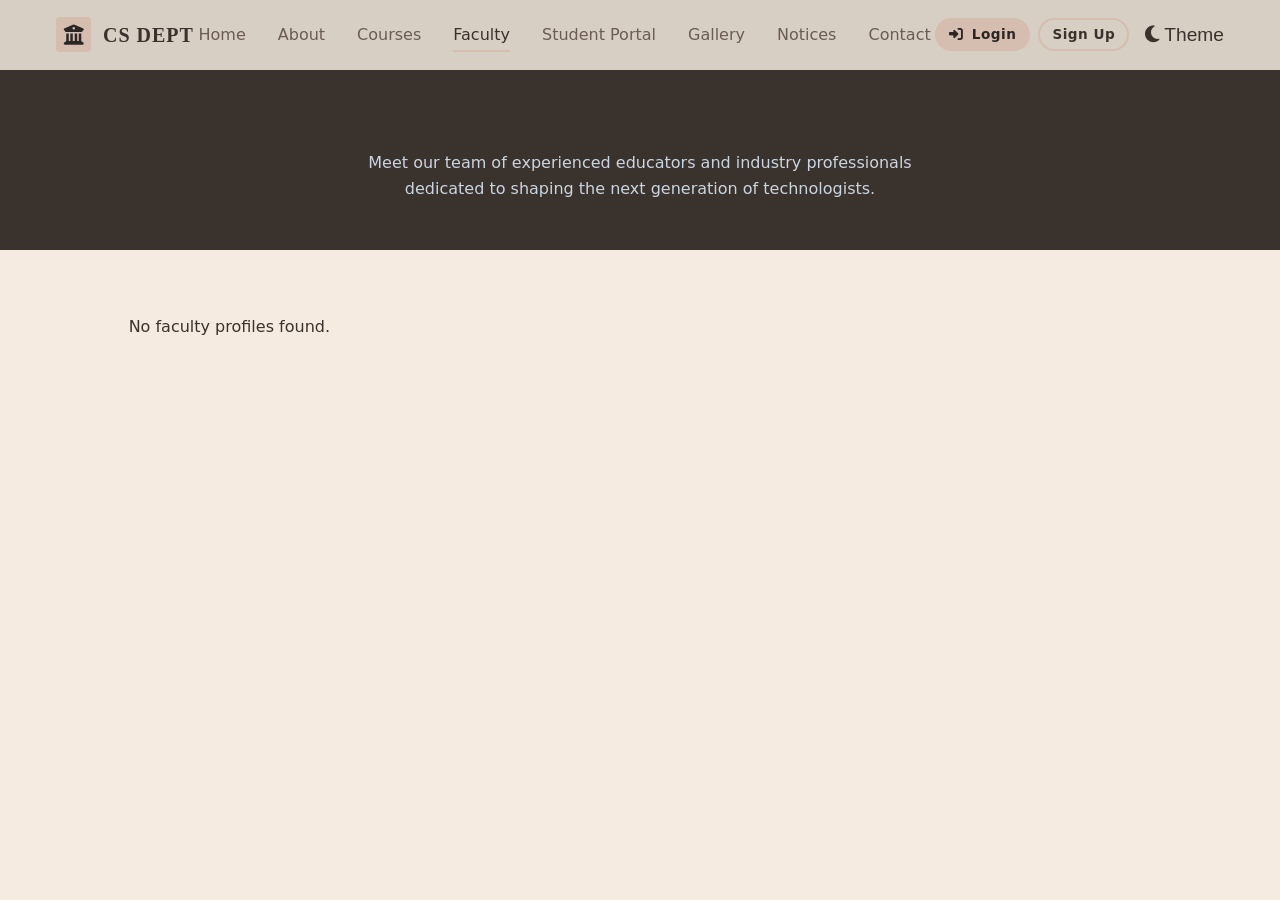
<file: faculty.html>
<!DOCTYPE html>
<html lang="en">
<head>
  <meta charset="UTF-8">
  <meta name="viewport" content="width=device-width, initial-scale=1.0">
  <title>Faculty Directory - CS Dept DAC</title>
  <link rel="stylesheet" href="https://cdnjs.cloudflare.com/ajax/libs/font-awesome/6.4.0/css/all.min.css">
  <link rel="stylesheet" href="css/styles.css">
  <style>
    .page-header {
      background-color: var(--primary);
      padding: 6rem 0 3rem;
      text-align: center;
      color: white;
    }
    
    .faculty-grid {
      display: grid;
      grid-template-columns: repeat(auto-fill, minmax(280px, 1fr));
      gap: 2rem;
    }
    
    .faculty-card {
      background-color: var(--card-bg);
      border-radius: var(--br-lg);
      overflow: hidden;
      box-shadow: 0 4px 6px -1px rgba(0,0,0,0.05);
      border: 1px solid var(--border-color);
      transition: transform 0.3s ease;
    }
    
    .faculty-card:hover {
      transform: translateY(-5px);
      box-shadow: 0 10px 15px -3px rgba(0, 0, 0, 0.1);
    }
    
    .faculty-img-container {
      width: 100%;
      height: 250px;
      overflow: hidden;
      background-color: var(--primary-light);
    }
    
    .faculty-img {
      width: 100%;
      height: 100%;
      object-fit: cover;
      transition: transform 0.5s ease;
    }
    
    .faculty-card:hover .faculty-img {
      transform: scale(1.05);
    }
    
    .faculty-info {
      padding: 1.5rem;
      text-align: center;
    }
    
    .faculty-name {
      font-size: 1.25rem;
      color: var(--text-main);
      margin-bottom: 0.25rem;
    }
    
    .faculty-designation {
      color: var(--accent);
      font-weight: 600;
      font-size: 0.9rem;
      margin-bottom: 0.75rem;
    }
    
    .faculty-spec {
      color: var(--text-muted);
      font-size: 0.9rem;
      margin-bottom: 1.5rem;
      display: flex;
      align-items: center;
      justify-content: center;
      gap: 0.5rem;
    }
    
    .faculty-actions {
      display: flex;
      justify-content: center;
      gap: 1rem;
    }
    
    .faculty-actions a {
      width: 35px;
      height: 35px;
      display: flex;
      align-items: center;
      justify-content: center;
      background-color: var(--bg-color);
      color: var(--text-muted);
      border-radius: 50%;
      transition: all 0.2s;
    }
    
    .faculty-actions a:hover {
      background-color: var(--accent);
      color: white;
    }
  </style>
</head>
<body>

  <!-- Navbar (Reused format) -->
  <nav class="navbar">
    <div class="container nav-container">
      <div class="nav-logo">
        <div style="width: 35px; height: 35px; background-color: var(--secondary); border-radius: 4px; display:flex; align-items:center; justify-content:center; color:#2b2623;">
          <i class="fas fa-university"></i>
        </div>
        <span style="letter-spacing: 1px;">CS DEPT</span>
      </div>
      
      <ul class="nav-links" id="navLinks">
        <li><a href="index.html" class="nav-link">Home</a></li>
        <li><a href="about.html" class="nav-link">About</a></li>
        <li><a href="courses.html" class="nav-link">Courses</a></li>
        <li><a href="faculty.html" class="nav-link active">Faculty</a></li>
        <li><a href="students.html" class="nav-link">Student Portal</a></li>
        <li><a href="gallery.html" class="nav-link">Gallery</a></li>
        <li><a href="notices.html" class="nav-link">Notices</a></li>
        <li><a href="contact.html" class="nav-link">Contact</a></li>
        
        <li class="nav-actions mobile-only">
           <div id="authContainerMobile"></div>
           <button class="theme-toggle" id="themeToggleMobile"><i class="fas fa-moon"></i> Theme</button>
        </li>
      </ul>

      <div class="nav-actions desktop-only">
        <div id="authContainerDesktop"></div>
        <button class="theme-toggle" id="themeToggle"><i class="fas fa-moon"></i></button>
      </div>

      <button class="mobile-menu-btn" id="mobileMenuBtn">
        <i class="fas fa-bars"></i>
      </button>
    </div>
  </nav>

  <header class="page-header">
    <div class="container">
      <h1 class="animate-on-scroll">Our Esteemed Faculty</h1>
      <p class="text-muted mt-md animate-on-scroll" style="max-width: 600px; margin-left:auto; margin-right:auto; color:#cbd5e1;">Meet our team of experienced educators and industry professionals dedicated to shaping the next generation of technologists.</p>
    </div>
  </header>

  <main class="section container">
    <div class="faculty-grid" id="facultyGrid">
      <!-- Injected via JS -->
    </div>
  </main>

  <script src="js/data.js"></script>
  <script src="js/main.js"></script>
  <script>
    document.addEventListener('DOMContentLoaded', () => {
      const facultyData = DB.getFaculty() || [];
      const grid = document.getElementById('facultyGrid');
      
      if (facultyData.length === 0) {
        grid.innerHTML = '<p class="text-center text-muted">No faculty profiles found.</p>';
        return;
      }
      
      let html = '';
      facultyData.forEach((f, idx) => {
        html += `
          <div class="faculty-card animate-on-scroll" style="transition-delay: ${idx * 0.1}s">
            <div class="faculty-img-container">
              <img src="${f.image}" alt="${f.name}" class="faculty-img">
            </div>
            <div class="faculty-info">
              <h3 class="faculty-name">${f.name}</h3>
              <div class="faculty-designation">${f.designation}</div>
              <div class="faculty-spec"><i class="fas fa-book-reader"></i> ${f.specialization}</div>
              
              <div class="faculty-actions">
                <a href="#"><i class="fas fa-envelope"></i></a>
                <a href="#"><i class="fab fa-linkedin-in"></i></a>
              </div>
            </div>
          </div>
        `;
      });
      
      grid.innerHTML = html;
    });
  </script>
</body>
</html>
</file>
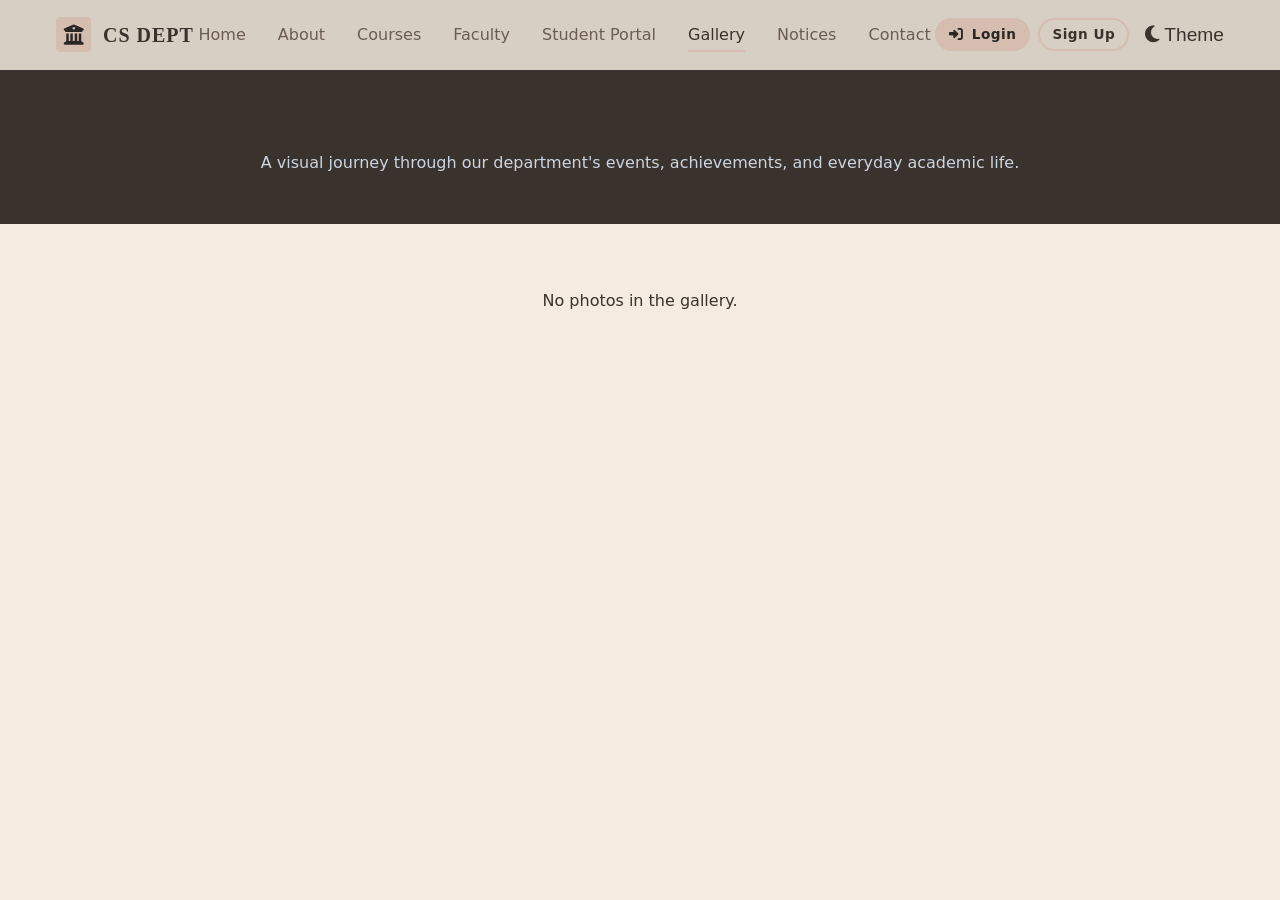
<file: gallery.html>
<!DOCTYPE html>
<html lang="en">
<head>
  <meta charset="UTF-8">
  <meta name="viewport" content="width=device-width, initial-scale=1.0">
  <title>Gallery - CS Dept DAC</title>
  <link rel="stylesheet" href="https://cdnjs.cloudflare.com/ajax/libs/font-awesome/6.4.0/css/all.min.css">
  <link rel="stylesheet" href="css/styles.css">
  <style>
    .page-header {
      background-color: var(--primary);
      padding: 6rem 0 3rem;
      text-align: center;
      color: white;
    }
    
    .gallery-grid {
      display: grid;
      grid-template-columns: repeat(auto-fill, minmax(300px, 1fr));
      gap: 1.5rem;
    }
    
    .gallery-item {
      position: relative;
      border-radius: var(--br-md);
      overflow: hidden;
      aspect-ratio: 4/3;
      cursor: pointer;
    }
    
    .gallery-item img {
      width: 100%;
      height: 100%;
      object-fit: cover;
      transition: transform 0.5s ease;
    }
    
    .gallery-overlay {
      position: absolute;
      inset: 0;
      background: linear-gradient(to top, rgba(15, 23, 42, 0.9), transparent);
      display: flex;
      align-items: flex-end;
      padding: 1.5rem;
      opacity: 0;
      transition: opacity 0.3s ease;
    }
    
    .gallery-item:hover img {
      transform: scale(1.1);
    }
    
    .gallery-item:hover .gallery-overlay {
      opacity: 1;
    }
    
    .gallery-title {
      color: white;
      font-size: 1.25rem;
      transform: translateY(20px);
      transition: transform 0.3s ease;
    }
    
    .gallery-item:hover .gallery-title {
      transform: translateY(0);
    }
  </style>
</head>
<body>

  <!-- Navbar -->
  <nav class="navbar">
    <div class="container nav-container">
      <div class="nav-logo">
        <div style="width: 35px; height: 35px; background-color: var(--secondary); border-radius: 4px; display:flex; align-items:center; justify-content:center; color:#2b2623;">
          <i class="fas fa-university"></i>
        </div>
        <span style="letter-spacing: 1px;">CS DEPT</span>
      </div>
      
      <ul class="nav-links" id="navLinks">
        <li><a href="index.html" class="nav-link">Home</a></li>
        <li><a href="about.html" class="nav-link">About</a></li>
        <li><a href="courses.html" class="nav-link">Courses</a></li>
        <li><a href="faculty.html" class="nav-link">Faculty</a></li>
        <li><a href="students.html" class="nav-link">Student Portal</a></li>
        <li><a href="gallery.html" class="nav-link active">Gallery</a></li>
        <li><a href="notices.html" class="nav-link">Notices</a></li>
        <li><a href="contact.html" class="nav-link">Contact</a></li>
        
        <li class="nav-actions mobile-only">
           <div id="authContainerMobile"></div>
           <button class="theme-toggle" id="themeToggleMobile"><i class="fas fa-moon"></i> Theme</button>
        </li>
      </ul>

      <div class="nav-actions desktop-only">
        <div id="authContainerDesktop"></div>
        <button class="theme-toggle" id="themeToggle"><i class="fas fa-moon"></i></button>
      </div>

      <button class="mobile-menu-btn" id="mobileMenuBtn">
        <i class="fas fa-bars"></i>
      </button>
    </div>
  </nav>

  <header class="page-header">
    <div class="container">
      <h1 class="animate-on-scroll">Event Gallery</h1>
      <p class="text-muted mt-md animate-on-scroll" style="color:#cbd5e1;">A visual journey through our department's events, achievements, and everyday academic life.</p>
    </div>
  </header>

  <main class="section container">
    <div class="gallery-grid" id="galleryGrid">
      <!-- Injected via JS -->
    </div>
  </main>

  <script src="js/data.js"></script>
  <script src="js/main.js"></script>
  <script>
    document.addEventListener('DOMContentLoaded', () => {
      const galleryData = DB.getGallery() || [];
      const grid = document.getElementById('galleryGrid');
      
      if (galleryData.length === 0) {
        grid.innerHTML = '<p class="text-center text-muted" style="grid-column: 1/-1;">No photos in the gallery.</p>';
        return;
      }
      
      let html = '';
      galleryData.forEach((img, idx) => {
        html += `
          <div class="gallery-item animate-on-scroll" style="transition-delay: ${idx * 0.1}s">
            <img src="${img.url}" alt="${img.title}">
            <div class="gallery-overlay">
              <h3 class="gallery-title">${img.title}</h3>
            </div>
          </div>
        `;
      });
      
      grid.innerHTML = html;
    });

    const mobileToggle = document.getElementById('themeToggleMobile');
    if (mobileToggle) {
        mobileToggle.addEventListener('click', () => {
          const themeToggle = document.getElementById('themeToggle');
          if(themeToggle) themeToggle.click();
        });
    }
  </script>
</body>
</html>
</file>
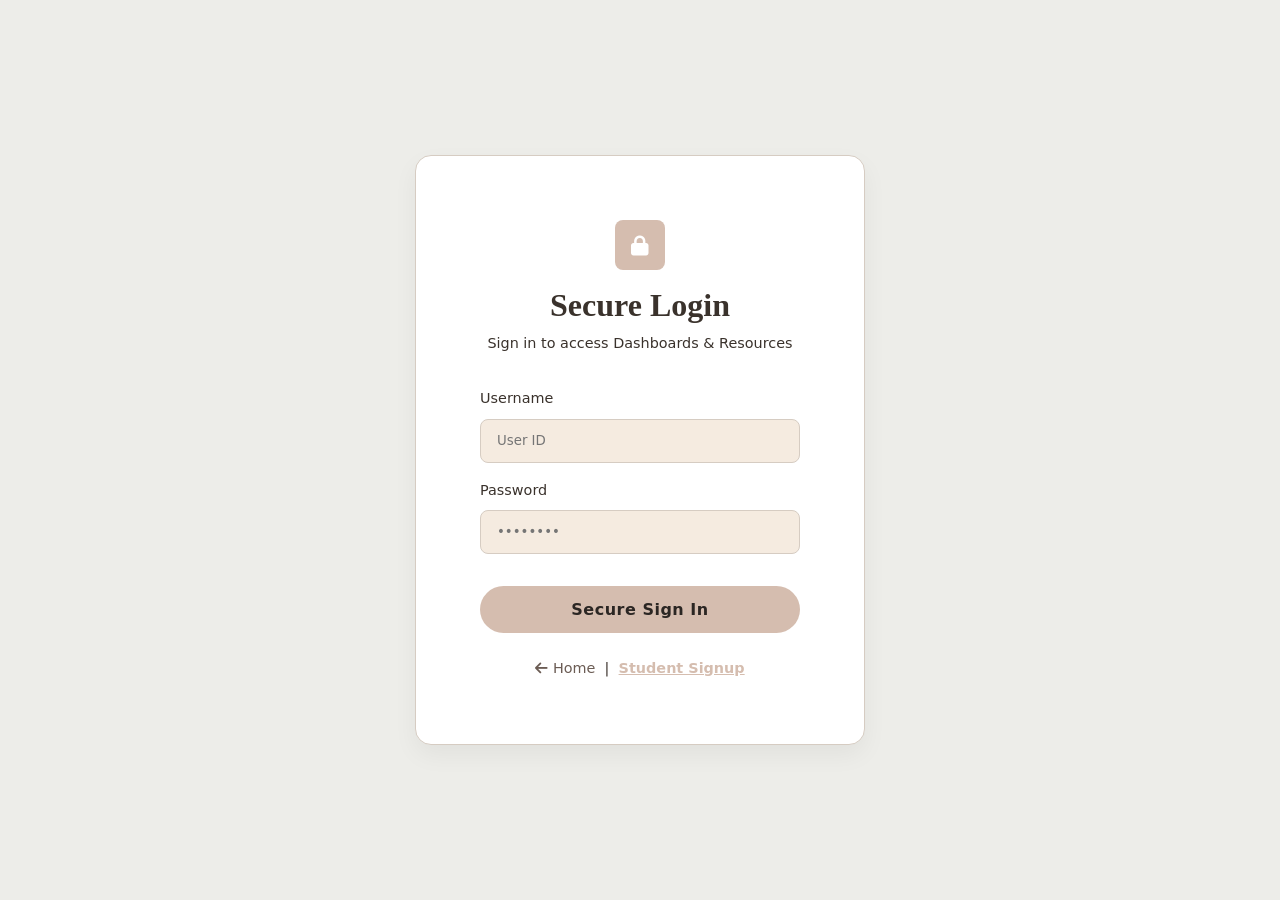
<file: login.html>
<!DOCTYPE html>
<html lang="en">
<head>
  <meta charset="UTF-8">
  <meta name="viewport" content="width=device-width, initial-scale=1.0">
  <title>Login - CS Dept DAC</title>
  <link rel="stylesheet" href="https://cdnjs.cloudflare.com/ajax/libs/font-awesome/6.4.0/css/all.min.css">
  <link rel="stylesheet" href="css/styles.css">
  <style>
    .auth-page {
      min-height: 100vh;
      display: flex;
      align-items: center;
      justify-content: center;
      background-color: var(--bg-secondary);
      padding: var(--spacing-md);
    }
    
    .auth-card {
      background-color: var(--card-bg);
      padding: var(--spacing-xl);
      border-radius: var(--br-lg);
      box-shadow: 0 10px 25px rgba(0,0,0,0.05);
      border: 1px solid var(--border-color);
      width: 100%;
      max-width: 450px;
    }
    
    .auth-header { text-align: center; margin-bottom: var(--spacing-lg); }
    .form-group { margin-bottom: var(--spacing-md); }
    .form-group label { display: block; margin-bottom: 0.5rem; font-weight: 500; font-size:0.9rem;}
    
    .auth-btn { width: 100%; margin-top: var(--spacing-md); }
    .error-msg {
      color: var(--danger);
      background-color: rgba(179, 82, 73, 0.1);
      padding: 0.75rem;
      border-radius: var(--br-md);
      margin-bottom: var(--spacing-md);
      text-align: center;
      font-size: 0.9rem;
    }
  </style>
</head>
<body>

  <div class="auth-page">
    <div class="auth-card">
      <div class="auth-header">
        <div style="width: 50px; height: 50px; background-color: var(--secondary); border-radius: 8px; margin: 0 auto 1rem; display: flex; align-items: center; justify-content: center; color: var(--card-bg);">
          <i class="fas fa-lock fa-lg"></i>
        </div>
        <h1 style="color:var(--primary);">Secure Login</h1>
        <p class="text-muted mt-sm" style="font-size:0.9rem;">Sign in to access Dashboards & Resources</p>
      </div>
      
      <div id="loginMessage" class="hidden"></div>
      
      <form id="loginForm">
        <div class="form-group">
          <label>Username</label>
          <input type="text" id="username" class="form-control" required placeholder="User ID">
        </div>
        
        <div class="form-group">
          <label>Password</label>
          <input type="password" id="password" class="form-control" required placeholder="••••••••">
        </div>
        
        <button type="submit" class="btn btn-primary auth-btn">Secure Sign In</button>
      </form>
      
      <div style="text-align:center; margin-top:1.5rem; font-size:0.9rem;">
        <a href="index.html" style="color:var(--text-muted);"><i class="fas fa-arrow-left"></i> Home</a> &nbsp;|&nbsp;
        <a href="signup.html" style="color:var(--secondary); font-weight:600; text-decoration:underline;">Student Signup</a>
      </div>
      

      
    </div>
  </div>

  <script src="js/data.js"></script>
  <script src="js/auth.js"></script>
</body>
</html>
</file>
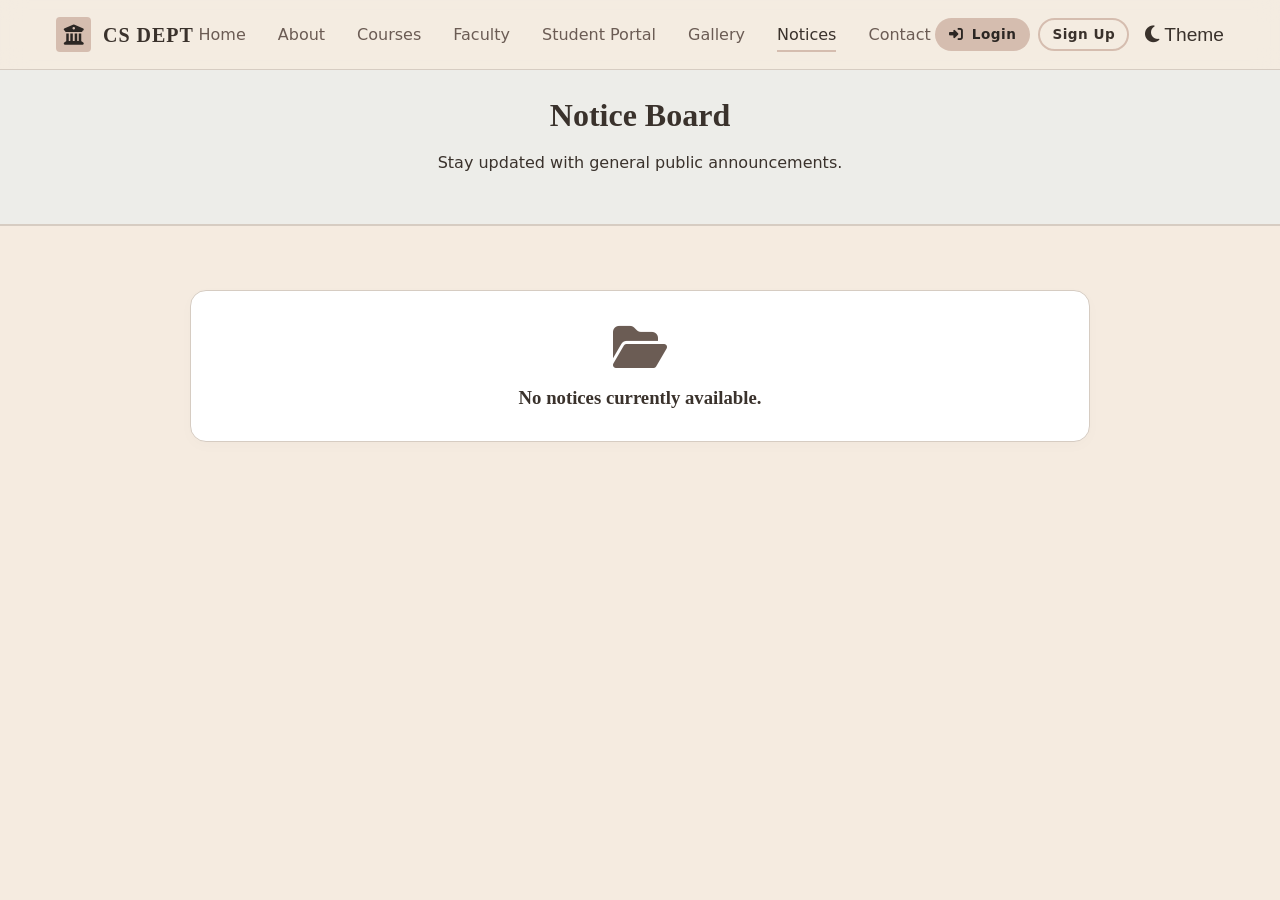
<file: notices.html>
<!DOCTYPE html>
<html lang="en">
<head>
  <meta charset="UTF-8">
  <meta name="viewport" content="width=device-width, initial-scale=1.0">
  <title>Notice Board - CS Dept DAC</title>
  <link rel="stylesheet" href="https://cdnjs.cloudflare.com/ajax/libs/font-awesome/6.4.0/css/all.min.css">
  <link rel="stylesheet" href="css/styles.css">
  <style>
    .page-header {
      background-color: var(--bg-secondary);
      padding: 6rem 0 3rem;
      text-align: center;
      border-bottom: 2px solid var(--border-color);
    }
    
    .notice-list {
      display: flex;
      flex-direction: column;
      gap: 1.5rem;
      max-width: 900px;
      margin: 0 auto;
    }
    
    .notice-card {
      background-color: var(--card-bg);
      border-radius: var(--br-md);
      box-shadow: 0 2px 10px rgba(0,0,0,0.03);
      border-left: 5px solid var(--secondary);
      padding: 2rem;
      display: flex;
      gap: 2rem;
      align-items: flex-start;
      transition: transform 0.3s;
    }
    
    .notice-card:hover {
      transform: translateY(-3px);
      box-shadow: 0 10px 15px rgba(0, 0, 0, 0.05);
    }
    
    .notice-date-box {
      background-color: var(--bg-secondary);
      color: var(--text-main);
      min-width: 100px;
      text-align: center;
      padding: 1rem;
      border-radius: var(--br-md);
      display: flex;
      flex-direction: column;
      border: 1px solid var(--border-color);
    }
    
    .notice-date-box .day { font-size: 2.5rem; font-weight: 800; line-height: 1; color: var(--secondary); }
    .notice-date-box .month { font-size: 1rem; font-weight: 500; text-transform: uppercase; margin-top: 0.25rem; }
    
    .notice-content h2 { margin-bottom: 1rem; color: var(--primary); }
    .notice-content p { color: var(--text-muted); line-height: 1.8; }
    
    @media (max-width: 768px) {
      .notice-card { flex-direction: column; gap: 1rem; padding: 1.5rem; }
      .notice-date-box { flex-direction: row; gap: 0.5rem; align-items: baseline; min-width: auto; padding: 0.5rem 1rem; }
      .notice-date-box .day { font-size: 1.5rem; }
      .notice-date-box .month { font-size: 1.25rem; }
    }
  </style>
</head>
<body>

  <!-- Navbar -->
  <nav class="navbar">
    <div class="container nav-container">
      <div class="nav-logo">
        <div style="width: 35px; height: 35px; background-color: var(--secondary); border-radius: 4px; display:flex; align-items:center; justify-content:center; color:#2b2623;">
          <i class="fas fa-university"></i>
        </div>
        <span style="letter-spacing:1px;">CS DEPT</span>
      </div>
      
      <ul class="nav-links" id="navLinks">
        <li><a href="index.html" class="nav-link">Home</a></li>
        <li><a href="about.html" class="nav-link">About</a></li>
        <li><a href="courses.html" class="nav-link">Courses</a></li>
        <li><a href="faculty.html" class="nav-link">Faculty</a></li>
        <li><a href="students.html" class="nav-link">Student Portal</a></li>
        <li><a href="gallery.html" class="nav-link">Gallery</a></li>
        <li><a href="notices.html" class="nav-link active">Notices</a></li>
        <li><a href="contact.html" class="nav-link">Contact</a></li>
        
        <li class="nav-actions mobile-only">
           <div id="authContainerMobile"></div>
           <button class="theme-toggle" id="themeToggleMobile"><i class="fas fa-moon"></i> Theme</button>
        </li>
      </ul>

      <div class="nav-actions desktop-only">
        <div id="authContainerDesktop"></div>
        <button class="theme-toggle" id="themeToggle"><i class="fas fa-moon"></i></button>
      </div>

      <button class="mobile-menu-btn" id="mobileMenuBtn"><i class="fas fa-bars"></i></button>
    </div>
  </nav>

  <header class="page-header">
    <div class="container">
      <h1 class="animate-on-scroll">Notice Board</h1>
      <p class="text-muted mt-md animate-on-scroll" id="noticeSubText">Stay updated with general public announcements.</p>
    </div>
  </header>

  <main class="section container">
    <div class="notice-list" id="fullNoticeList">
      <!-- Injected via JS -->
    </div>
  </main>

  <script src="js/data.js"></script>
  <script src="js/main.js"></script>
  <script>
    document.addEventListener('DOMContentLoaded', () => {
      const notices = DB.getNotices() || [];
      const noticeContainer = document.getElementById('fullNoticeList');
      const currentUser = JSON.parse(localStorage.getItem('cs_dept_currentUser'));
      
      let filteredNotices = [];
      
      if(currentUser && currentUser.role === 'admin') {
         // Admins see everything
         document.getElementById('noticeSubText').textContent = 'Admin View: Showing ALL notices across the department.';
         filteredNotices = notices;
      } else if (currentUser && currentUser.role === 'teacher') {
         // Teachers see All plus Teacher
         document.getElementById('noticeSubText').textContent = 'Staff View: Showing General and Teacher-specific notices.';
         filteredNotices = notices.filter(n => n.audience === 'All' || n.audience === 'Public' || n.audience === 'Teachers');
      } else if (currentUser && currentUser.role === 'student') {
         // Student sees All plus Their class
         const uArg = `${currentUser.course} ${currentUser.year}`;
         document.getElementById('noticeSubText').textContent = `Student View: Showing notices for General and [${uArg}].`;
         filteredNotices = notices.filter(n => n.audience === 'All' || n.audience === 'Public' || n.audience === uArg);
      } else {
         // Anonymous public
         filteredNotices = notices.filter(n => n.audience === 'All' || n.audience === 'Public');
      }
      
      const sortedNotices = filteredNotices.sort((a, b) => new Date(b.date) - new Date(a.date));
      
      if (sortedNotices.length > 0) {
        let html = '';
        sortedNotices.forEach((notice, index) => {
          const dateObj = new Date(notice.date);
          const day = dateObj.getDate();
          const month = dateObj.toLocaleString('default', { month: 'short', year: 'numeric' });
          let audTag = '';
          if(notice.audience !== 'All' && notice.audience !== 'Public') {
            audTag = `<span class="badge" style="background:var(--accent); color:var(--text-main); margin-bottom:0.5rem; display:inline-block;"><i class="fas fa-lock" style="font-size:0.75rem;"></i> Internal: ${notice.audience}</span>`;
          }
          
          html += `
            <div class="notice-card animate-on-scroll" style="transition-delay: ${index * 0.1}s">
              <div class="notice-date-box">
                <span class="day">${day.toString().padStart(2, '0')}</span>
                <span class="month">${month}</span>
              </div>
              <div class="notice-content" style="flex:1;">
                ${audTag}
                <h2>${notice.title}</h2>
                <p>${notice.content}</p>
              </div>
            </div>
          `;
        });
        noticeContainer.innerHTML = html;
      } else {
        noticeContainer.innerHTML = `
          <div class="card-earthy text-center">
             <i class="fas fa-folder-open mb-md" style="font-size:3rem; color:var(--text-muted);"></i>
             <h3>No notices currently available.</h3>
          </div>
        `;
      }
    });
  </script>
</body>
</html>
</file>
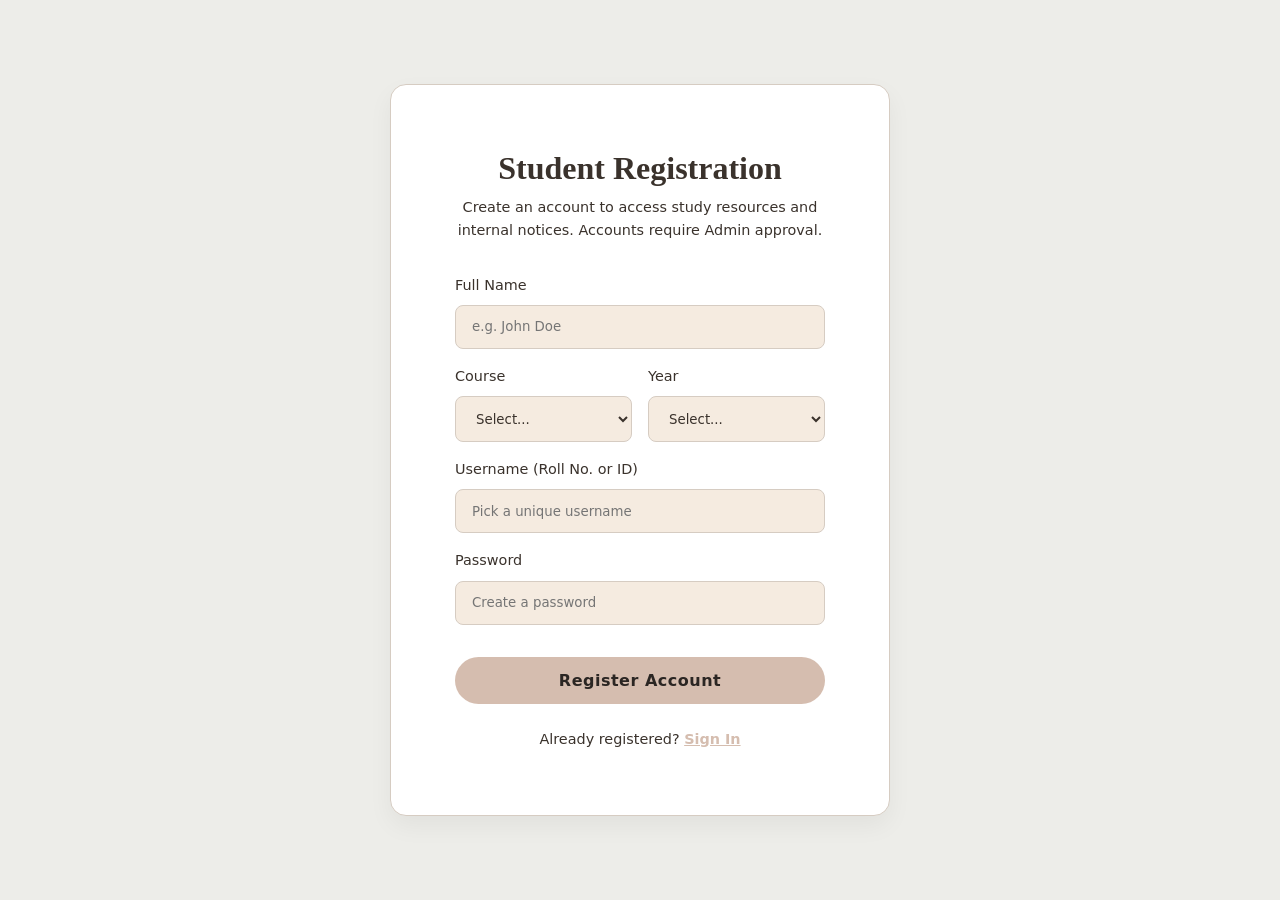
<file: signup.html>
<!DOCTYPE html>
<html lang="en">
<head>
  <meta charset="UTF-8">
  <meta name="viewport" content="width=device-width, initial-scale=1.0">
  <title>Student Signup - CS Dept DAC</title>
  <link rel="stylesheet" href="https://cdnjs.cloudflare.com/ajax/libs/font-awesome/6.4.0/css/all.min.css">
  <link rel="stylesheet" href="css/styles.css">
  <style>
    .auth-page {
      min-height: 100vh;
      display: flex;
      align-items: center;
      justify-content: center;
      background-color: var(--bg-secondary);
      padding: var(--spacing-md);
    }
    
    .auth-card {
      background-color: var(--card-bg);
      padding: var(--spacing-xl);
      border-radius: var(--br-lg);
      box-shadow: 0 10px 25px rgba(0,0,0,0.05);
      border: 1px solid var(--border-color);
      width: 100%;
      max-width: 500px;
    }
    
    .auth-header { text-align: center; margin-bottom: var(--spacing-lg); }
    .form-group { margin-bottom: var(--spacing-md); }
    .form-group label { display: block; margin-bottom: 0.5rem; font-weight: 500; font-size:0.9rem;}
    
    .row { display: flex; gap: 1rem; }
    .col { flex: 1; }
    
    .auth-btn { width: 100%; margin-top: var(--spacing-md); }
    .error-msg {
      color: var(--danger);
      background-color: rgba(179, 82, 73, 0.1);
      padding: 0.75rem;
      border-radius: var(--br-md);
      margin-bottom: var(--spacing-md);
      text-align: center;
      font-size: 0.9rem;
    }
    .success-msg {
      color: var(--success);
      background-color: rgba(96, 128, 100, 0.1);
      padding: 0.75rem;
      border-radius: var(--br-md);
      margin-bottom: var(--spacing-md);
      text-align: center;
      font-size: 0.9rem;
    }
  </style>
</head>
<body>

  <div class="auth-page">
    <div class="auth-card">
      <div class="auth-header">
        <h1 style="color:var(--primary);">Student Registration</h1>
        <p class="text-muted mt-sm" style="font-size:0.9rem;">Create an account to access study resources and internal notices. Accounts require Admin approval.</p>
      </div>
      
      <div id="authMessage" class="hidden"></div>
      
      <form id="signupForm">
        <div class="form-group">
          <label>Full Name</label>
          <input type="text" id="regName" class="form-control" required placeholder="e.g. John Doe">
        </div>
        
        <div class="row">
          <div class="form-group col">
            <label>Course</label>
            <select id="regCourse" class="form-control" required>
              <option value="" disabled selected>Select...</option>
              <option value="UG">B.Sc. CS (UG)</option>
              <option value="PG">M.Sc. CS (PG)</option>
            </select>
          </div>
          <div class="form-group col">
            <label>Year</label>
            <select id="regYear" class="form-control" required>
              <option value="" disabled selected>Select...</option>
              <option value="1">1st Year</option>
              <option value="2">2nd Year</option>
              <option value="3">3rd Year (UG only)</option>
            </select>
          </div>
        </div>
        
        <div class="form-group">
          <label>Username (Roll No. or ID)</label>
          <input type="text" id="regUsername" class="form-control" required placeholder="Pick a unique username">
        </div>
        
        <div class="form-group">
          <label>Password</label>
          <input type="password" id="regPassword" class="form-control" required placeholder="Create a password">
        </div>
        
        <button type="submit" class="btn btn-primary auth-btn">Register Account</button>
      </form>
      
      <div style="text-align:center; margin-top:1.5rem; font-size:0.9rem;">
        Already registered? <a href="login.html" style="color:var(--secondary); font-weight:600; text-decoration:underline;">Sign In</a>
      </div>
    </div>
  </div>

  <script src="js/data.js"></script>
  <script src="js/auth.js"></script>
</body>
</html>
</file>
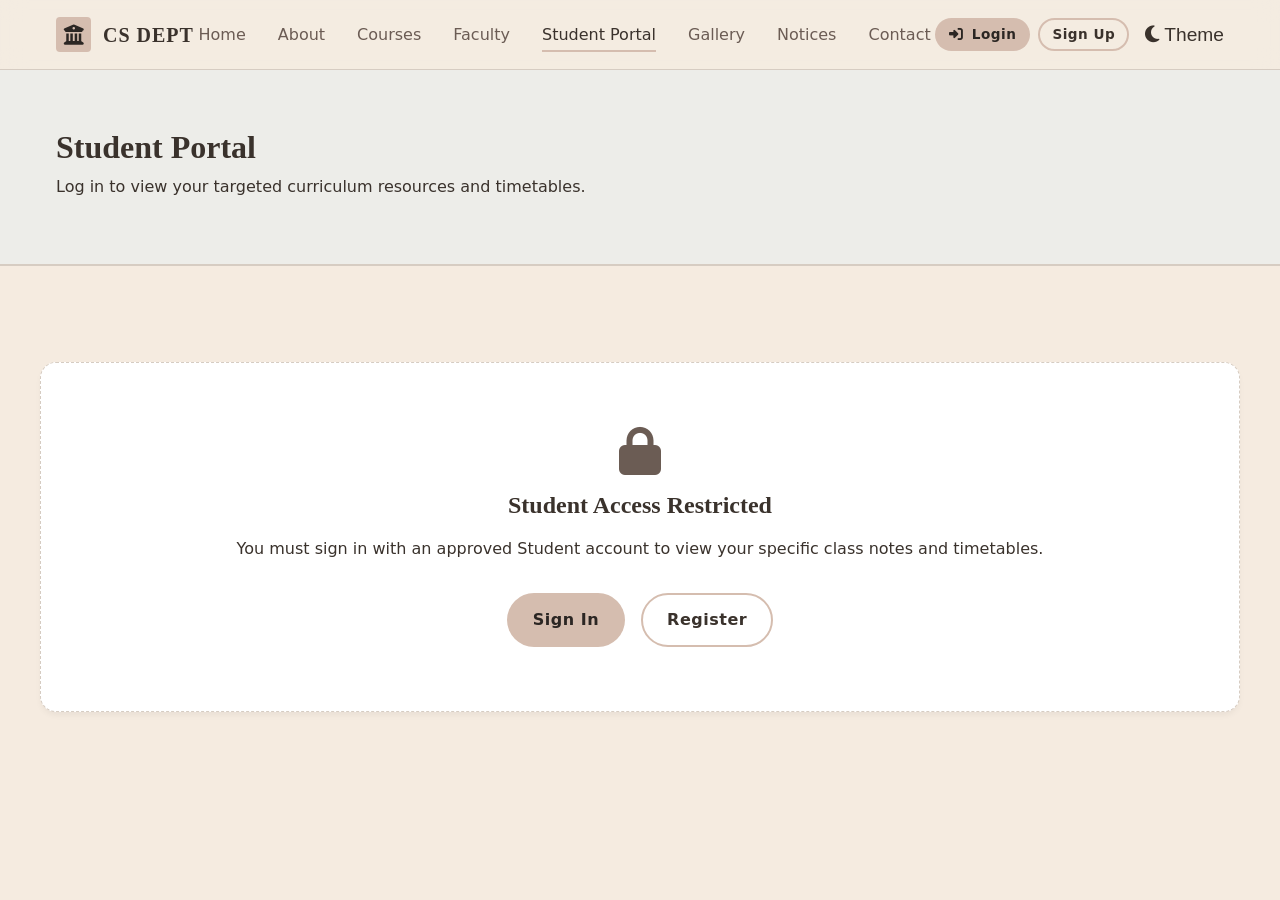
<file: students.html>
<!DOCTYPE html>
<html lang="en">
<head>
  <meta charset="UTF-8">
  <meta name="viewport" content="width=device-width, initial-scale=1.0">
  <title>Student Portal - CS Dept DAC</title>
  <link rel="stylesheet" href="https://cdnjs.cloudflare.com/ajax/libs/font-awesome/6.4.0/css/all.min.css">
  <link rel="stylesheet" href="css/styles.css">
  <style>
    .page-header {
      background-color: var(--bg-secondary);
      padding: 8rem 0 4rem;
      border-bottom: 2px solid var(--border-color);
    }
    
    .dashboard-grid {
      display: grid;
      grid-template-columns: 2fr 1fr;
      gap: 2rem;
    }
    
    .locked-section {
      background-color: var(--card-bg);
      border: 1px dashed var(--border-color);
      padding: 4rem 2rem;
      border-radius: var(--br-lg);
      text-align: center;
      margin-top: 2rem;
      box-shadow: 0 4px 6px -1px rgba(0,0,0,0.05);
    }
    
    .item-list {
      display: flex;
      flex-direction: column;
      gap: 1rem;
    }
    
    .item-box {
      background: var(--card-bg);
      padding: 1.5rem;
      border-radius: var(--br-md);
      box-shadow: 0 2px 5px rgba(0,0,0,0.03);
      border-left: 4px solid var(--secondary);
    }
    
    @media (max-width: 768px) {
      .dashboard-grid { grid-template-columns: 1fr; }
    }
  </style>
</head>
<body>

  <!-- Navbar -->
  <nav class="navbar">
    <div class="container nav-container">
      <div class="nav-logo">
        <div style="width: 35px; height: 35px; background-color: var(--secondary); border-radius: 4px; display:flex; align-items:center; justify-content:center; color:#2b2623;">
          <i class="fas fa-university"></i>
        </div>
        <span style="letter-spacing: 1px;">CS DEPT</span>
      </div>
      
      <ul class="nav-links" id="navLinks">
        <li><a href="index.html" class="nav-link">Home</a></li>
        <li><a href="about.html" class="nav-link">About</a></li>
        <li><a href="courses.html" class="nav-link">Courses</a></li>
        <li><a href="faculty.html" class="nav-link">Faculty</a></li>
        <li><a href="students.html" class="nav-link active">Student Portal</a></li>
        <li><a href="gallery.html" class="nav-link">Gallery</a></li>
        <li><a href="notices.html" class="nav-link">Notices</a></li>
        <li><a href="contact.html" class="nav-link">Contact</a></li>
        
        <li class="nav-actions mobile-only">
           <div id="authContainerMobile"></div>
           <button class="theme-toggle" id="themeToggleMobile"><i class="fas fa-moon"></i> Theme</button>
        </li>
      </ul>

      <div class="nav-actions desktop-only">
        <div id="authContainerDesktop"></div>
        <button class="theme-toggle" id="themeToggle"><i class="fas fa-moon"></i></button>
      </div>

      <button class="mobile-menu-btn" id="mobileMenuBtn"><i class="fas fa-bars"></i></button>
    </div>
  </nav>

  <header class="page-header">
    <div class="container">
      <h1 class="animate-on-scroll">Student Portal</h1>
      <p class="text-muted mt-sm animate-on-scroll" id="portalSubText">Log in to view your targeted curriculum resources and timetables.</p>
    </div>
  </header>

  <main class="section container">
    <div id="authGatedContent" class="animate-on-scroll">
      <!-- Injected via JS -->
    </div>
  </main>

  <script src="js/data.js"></script>
  <script src="js/main.js"></script>
  <script>
    document.addEventListener('DOMContentLoaded', () => {
      const currentUser = JSON.parse(localStorage.getItem('cs_dept_currentUser'));
      const gatedContent = document.getElementById('authGatedContent');
      
      if (currentUser && currentUser.role === 'student') {
        const userAudience = `${currentUser.course} ${currentUser.year}`; // e.g., "UG 1"
        document.getElementById('portalSubText').innerHTML = `Welcome back, <strong>${currentUser.name}</strong>. Viewing resources mapped to <strong>${userAudience}</strong>.`;
        
        // Fetch specific data
        const resources = DB.getResources() || [];
        const timetables = DB.getTimetables() || [];
        const notices = DB.getNotices() || [];
        
        const myRes = resources.filter(r => r.audience === userAudience);
        const myTime = timetables.filter(t => t.audience === userAudience);
        const myNotes = notices.filter(n => n.audience === userAudience || n.audience === 'All' || n.audience === 'Public');
        
        let resHtml = myRes.length ? myRes.map(r => `
          <div class="item-box">
             <div style="display:flex; justify-content:space-between; align-items:flex-start;">
               <h3 style="margin:0;"><i class="fas fa-file-alt" style="color:var(--secondary); margin-right:0.5rem;"></i> ${r.title}</h3>
               <span class="badge" style="background:var(--bg-secondary); color:var(--text-main);">${r.type}</span>
             </div>
             <p class="text-muted mt-sm" style="font-size:0.85rem;">Uploaded by: ${r.uploader}</p>
             <a href="${r.link}" target="_blank" class="btn btn-outline mt-sm" style="padding:4px 12px; font-size:0.85rem;">Open Link</a>
          </div>`).join('') : '<p class="text-muted">No specific resources uploaded for your class level yet.</p>';
          
        let timeHtml = myTime.length ? myTime.map(t => `
          <div class="item-box">
             <h3 style="margin:0;"><i class="fas fa-clock" style="color:var(--success); margin-right:0.5rem;"></i> ${t.title}</h3>
             <a href="${t.link}" target="_blank" class="btn btn-outline mt-sm" style="width:100%;">View Timetable Image</a>
          </div>`).join('') : '<p class="text-muted">No timetable allocated yet.</p>';

        let notesHtml = myNotes.length ? myNotes.sort((a,b)=>new Date(b.date)-new Date(a.date)).map(n => `
          <div class="item-box">
             <span class="badge" style="background:var(--accent); color:var(--text-main); margin-bottom:0.5rem; display:inline-block;">${n.date} ${n.audience === 'All' ? '(Global)' : '(Internal)'}</span>
             <h4 style="margin:0; font-size:1.1rem;">${n.title}</h4>
             <p class="text-muted mt-sm">${n.content}</p>
          </div>
        `).join('') : '<p class="text-muted">No notices found.</p>';

        gatedContent.innerHTML = `
          <div class="dashboard-grid">
            
            <div class="main-column">
              <h2 class="mb-lg">Study Resources</h2>
              <div class="item-list mb-xl">${resHtml}</div>
              
              <h2 class="mb-lg">Your Notice Board</h2>
              <div class="item-list">${notesHtml}</div>
            </div>
            
            <div class="side-column">
              <h2 class="mb-md" id="timetables">Routines</h2>
              <div class="item-list mb-xl">${timeHtml}</div>
            </div>
            
          </div>
        `;
      } else if (currentUser && (currentUser.role === 'admin' || currentUser.role === 'teacher')) {
        gatedContent.innerHTML = `
          <div class="locked-section">
            <i class="fas fa-chalkboard-teacher" style="font-size:3rem; color:var(--secondary); margin-bottom:1rem;"></i>
            <h2>Staff Account Logged In</h2>
            <p class="text-muted mt-md mb-lg">You are logged in as teaching staff. To test the student view, please log out and sign in with a Student account.</p>
            <a href="admin.html" class="btn btn-primary" style="margin-top:1.5rem;">Return to CMS</a>
          </div>
        `;
      } else {
        gatedContent.innerHTML = `
          <div class="locked-section">
            <i class="fas fa-lock" style="font-size:3rem; color:var(--text-muted); margin-bottom:1rem;"></i>
            <h2>Student Access Restricted</h2>
            <p class="text-muted mt-md mb-lg">You must sign in with an approved Student account to view your specific class notes and timetables.</p>
            <div style="display:flex; gap:1rem; justify-content:center;">
              <a href="login.html" class="btn btn-primary">Sign In</a>
              <a href="signup.html" class="btn btn-outline">Register</a>
            </div>
          </div>
        `;
      }
    });
  </script>
</body>
</html>
</file>
<file: css/styles.css>
:root {
  /* Earthy Color Palette */
  --palette-1: #edede9;
  --palette-2: #d6ccc2;
  --palette-3: #f5ebe0;
  --palette-4: #e3d5ca;
  --palette-5: #d5bdaf;
  
  --bg-color: var(--palette-3);
  --bg-secondary: var(--palette-1);
  --card-bg: #ffffff;
  
  --text-main: #3a322c;
  --text-muted: #6b5c54; 
  --border-color: var(--palette-2);
  
  --primary: var(--text-main);
  --secondary: var(--palette-5);
  --secondary-hover: #bfa190;
  --accent: var(--palette-4);
  
  --success: #608064;
  --danger: #b35249;

  /* Spacing */
  --spacing-sm: 0.5rem;
  --spacing-md: 1rem;
  --spacing-lg: 2rem;
  --spacing-xl: 4rem;

  /* Border Radius */
  --br-md: 8px;
  --br-lg: 16px;
  --br-full: 9999px;

  --font-body: 'Segoe UI', system-ui, -apple-system, sans-serif;
  --font-heading: 'Georgia', 'Times New Roman', serif;
}

[data-theme="dark"] {
  --bg-color: #2b2623;
  --bg-secondary: #3a322c;
  --card-bg: #1e1a17;
  --text-main: var(--palette-3);
  --text-muted: var(--palette-2);
  --border-color: #4a4038;
  --secondary: var(--palette-5);
  --secondary-hover: var(--palette-4);
}

* { margin: 0; padding: 0; box-sizing: border-box; }

html { scroll-behavior: smooth; font-family: var(--font-body); overflow-x: hidden; }

body {
  background-color: var(--bg-color);
  color: var(--text-main);
  line-height: 1.6;
  transition: background-color 0.4s ease, color 0.4s ease;
  overflow-x: hidden;
  width: 100%;
}

h1, h2, h3, h4, h5, h6 { font-family: var(--font-heading); font-weight: 700; line-height: 1.2; color: var(--primary); }
[data-theme="dark"] h1, [data-theme="dark"] h2, [data-theme="dark"] h3 { color: var(--palette-3); }
a { text-decoration: none; color: inherit; transition: color 0.3s ease; }
ul { list-style: none; }
img { max-width: 100%; height: auto; display: block; border-radius: var(--br-md); }

/* Layouts */
.container { width: 100%; max-width: 1200px; margin: 0 auto; padding: 0 var(--spacing-md); }
.section { padding: var(--spacing-xl) 0; }
.text-center { text-align: center; }
.mt-sm { margin-top: var(--spacing-sm); }
.mt-md { margin-top: var(--spacing-md); }
.mt-lg { margin-top: var(--spacing-lg); }
.mb-sm { margin-bottom: var(--spacing-sm); }
.mb-md { margin-bottom: var(--spacing-md); }
.mb-lg { margin-bottom: var(--spacing-lg); }

/* Buttons */
.btn {
  display: inline-flex; align-items: center; justify-content: center;
  padding: 12px 24px; font-size: 1rem; font-family: var(--font-body); font-weight: 600;
  border-radius: var(--br-full); border: 2px solid transparent;
  cursor: pointer; transition: all 0.4s cubic-bezier(0.165, 0.84, 0.44, 1);
  gap: 0.5rem; letter-spacing: 0.5px;
}
.btn-primary { background-color: var(--secondary); color: #2b2623; }
.btn-primary:hover { background-color: var(--secondary-hover); transform: translateY(-3px); box-shadow: 0 8px 20px rgba(213, 189, 175, 0.4); }
.btn-outline { background-color: transparent; border-color: var(--secondary); color: var(--text-main); }
.btn-outline:hover { background-color: var(--secondary); color: #2b2623; transform: translateY(-3px); }

/* ==================== PROFESSIONAL ANIMATIONS ==================== */
@keyframes fadeInUp {
  from { opacity: 0; transform: translateY(40px); }
  to { opacity: 1; transform: translateY(0); }
}
@keyframes scaleIn {
  from { opacity: 0; transform: scale(0.95); }
  to { opacity: 1; transform: scale(1); }
}

.animate-on-scroll { opacity: 0; }
.animate-on-scroll.visible { animation: fadeInUp 0.8s cubic-bezier(0.165, 0.84, 0.44, 1) forwards; }
.stagger-1 { animation-delay: 0.1s; }
.stagger-2 { animation-delay: 0.2s; }
.stagger-3 { animation-delay: 0.3s; }

/* Navbar Overhaul to fix crowding */
.navbar {
  position: fixed; top: 0; left: 0; width: 100%; height: 70px;
  background-color: rgba(245, 235, 224, 0.85);
  backdrop-filter: blur(12px); -webkit-backdrop-filter: blur(12px);
  z-index: 1000; border-bottom: 1px solid var(--border-color);
  transition: all 0.4s ease; display:flex; align-items:center;
}
[data-theme="dark"] .navbar { background-color: rgba(43, 38, 35, 0.85); }
.nav-container { display: flex; justify-content: space-between; align-items: center; width:100%; }

.nav-logo { display: flex; align-items: center; gap: 0.75rem; font-family: var(--font-heading); font-size: 1.25rem; font-weight: 700; color: var(--text-main); z-index: 1001;}
.nav-links { display: flex; gap: 2rem; align-items: center; }
.nav-link { font-weight: 500; position: relative; color: var(--text-muted); padding:0.5rem 0; }
.nav-link:hover, .nav-link.active { color: var(--text-main); }
.nav-link::after { content: ''; position: absolute; width: 0; height: 2px; bottom: 0px; left: 0; background-color: var(--secondary); transition: width 0.3s ease; }
.nav-link:hover::after, .nav-link.active::after { width: 100%; }

.nav-actions { display: flex; gap: 1rem; align-items: center; }
.theme-toggle { background: none; border: none; color: var(--text-main); font-size: 1.2rem; cursor: pointer; transition: transform 0.3s; }
.theme-toggle:hover { transform: rotate(15deg); }

/* Hide mobile-specific targets entirely by default */
.mobile-only { display: none !important; }
.mobile-menu-btn { display: none; font-size: 1.5rem; background: none; border: none; color: var(--text-main); cursor: pointer; z-index: 1001;}

/* Cards & Hover States */
.card-earthy { background-color: var(--card-bg); border-radius: var(--br-lg); padding: 2rem; border: 1px solid var(--border-color); box-shadow: 0 4px 15px rgba(0,0,0,0.02); transition: all 0.4s cubic-bezier(0.165, 0.84, 0.44, 1); }
.card-earthy:hover { transform: translateY(-5px); box-shadow: 0 15px 30px rgba(0,0,0,0.08); border-color: var(--secondary); }

/* Badges */
.badge { padding: 4px 10px; border-radius: var(--br-full); font-size: 0.75rem; font-weight: 700; display:inline-block; }
.badge-pending { background-color: #fef08a; color: #854d0e; }
.badge-approved { background-color: #bbf7d0; color: #166534; }
.badge-admin { background-color: #fecaca; color: #991b1b; }
.badge-teacher { background-color: #bfdbfe; color: #1e3a8a; }
.badge-student { background-color: #e9d5ff; color: #6b21a8; }

/* Dashboard Tables */
.admin-table { width: 100%; border-collapse: collapse; font-size: 0.95rem; }
.admin-table th, .admin-table td { padding: 1rem; text-align: left; border-bottom: 1px solid var(--border-color); }
.admin-table th { background-color: var(--bg-secondary); font-weight: 600; text-transform: uppercase; font-size: 0.85rem; letter-spacing: 0.5px; }

/* Forms */
.form-control { width: 100%; padding: 0.85rem 1rem; border: 1px solid var(--border-color); border-radius: var(--br-md); background-color: var(--bg-color); color: var(--text-main); font-family: inherit; transition: all 0.3s ease; }
.form-control:focus { outline: none; border-color: var(--secondary); box-shadow: 0 0 0 4px rgba(213, 189, 175, 0.15); }

/* Responsive Grid / Nav Breakpoints */
@media (max-width: 900px) {
  .nav-links { gap: 1rem; }
}

@media (max-width: 768px) {
  /* Fix nav overlap completely */
  .desktop-only { display: none !important; }
  .mobile-menu-btn { display: block; }
  
  .nav-links {
    position: fixed; top: 0; left: -100%; width: 100%; height: 100vh;
    background-color: var(--bg-color); flex-direction: column; padding: 100px 2rem 2rem;
    transition: left 0.4s cubic-bezier(0.165, 0.84, 0.44, 1); align-items: flex-start; justify-content: flex-start;
  }
  .nav-links.show { left: 0; }
  .nav-link { font-size: 1.25rem; width: 100%; border-bottom: 1px solid var(--border-color); padding: 1rem 0; }
  .nav-link::after { display: none; }
  
  .mobile-only { 
    display: flex !important; flex-direction: column; width: 100%;
    align-items: flex-start; gap: 1.5rem; margin-top: 2rem;
  }
  
  /* Fix giant text */
  .hero-academic h1 { font-size: 2rem !important; line-height:1.2; }
}

/* Fix Hero Sizes globally overriding index inline clamps that were breaking bounds */
.dept-title { font-size: clamp(1.8rem, 5vw, 3.5rem); font-weight: 800; text-transform: uppercase; letter-spacing: 1px; line-height: 1.1; margin-bottom: 1rem;}
.college-subtitle { font-size: clamp(1rem, 2vw, 1.25rem); color: var(--text-muted); }

/* Utility Classes */
.hidden { display: none !important; }
</file>
